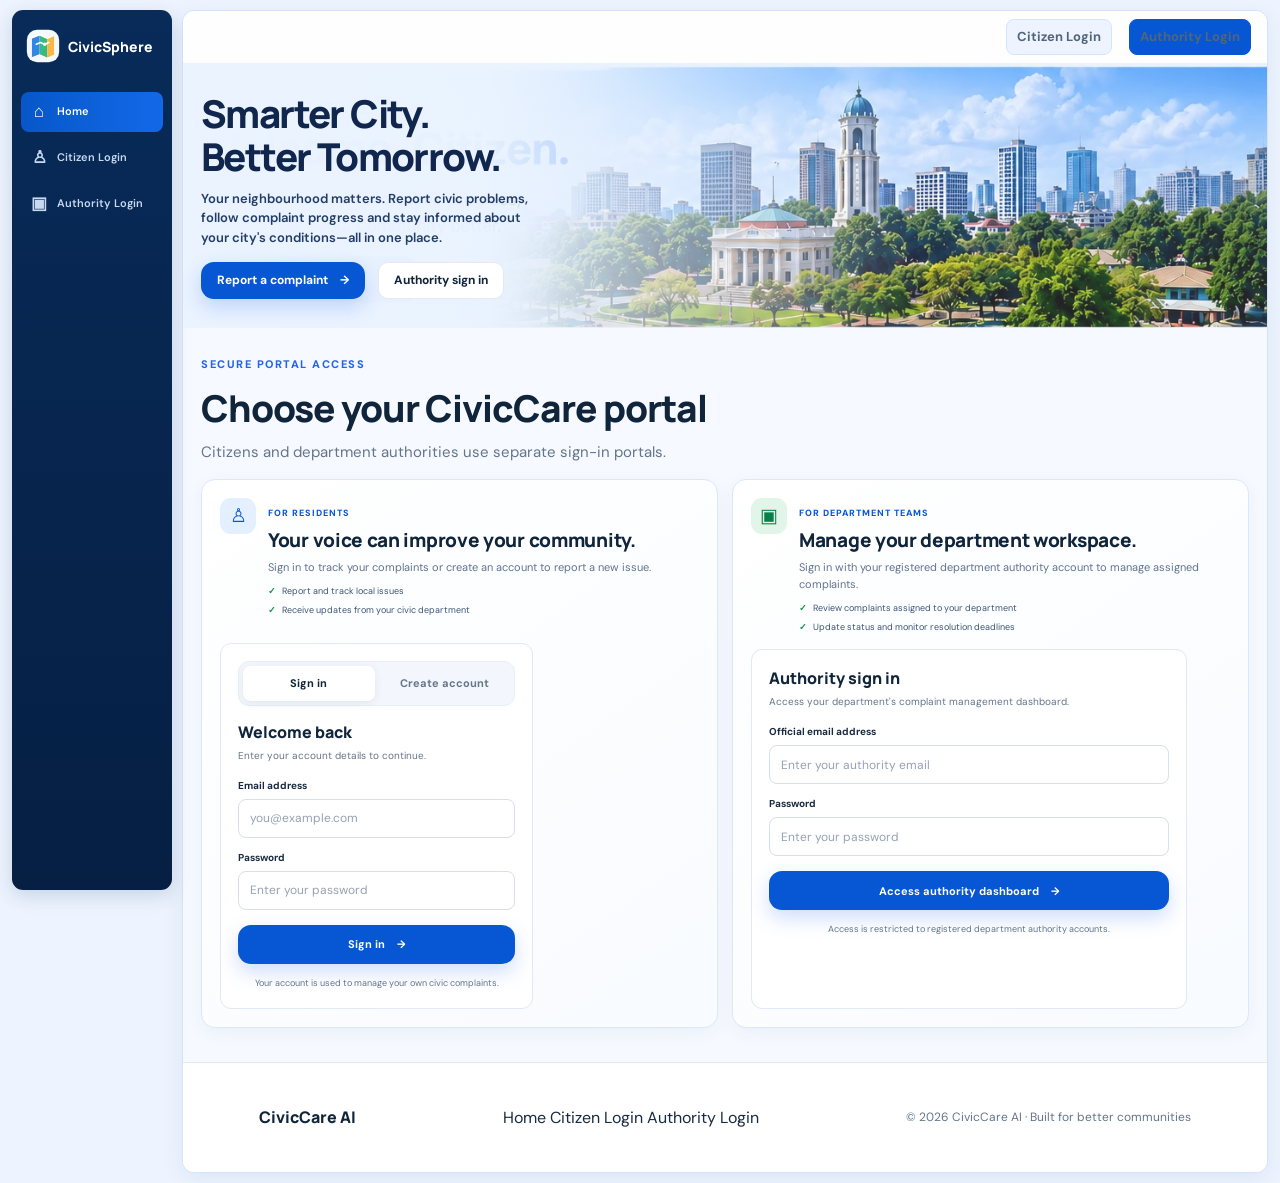
<file: app/frontend/index.html>
<!DOCTYPE html>
<html lang="en">
<head>
    <meta charset="UTF-8">
    <meta name="viewport" content="width=device-width, initial-scale=1.0">
    <meta name="theme-color" content="#102b55">
    <meta name="description"
          content="CivicCare AI helps citizens report civic issues, track complaints and access urban safety information.">
    <title>CivicCare AI | Smarter Cities, Better Tomorrow</title>

    <link rel="preconnect" href="https://fonts.googleapis.com">
    <link rel="preconnect" href="https://fonts.gstatic.com" crossorigin>
    <link href="https://fonts.googleapis.com/css2?family=DM+Sans:wght@400;500;600;700;800&family=Manrope:wght@400;500;600;700;800&display=swap"
          rel="stylesheet">

    <link rel="stylesheet" href="css/style.css">
</head>

<body class="landing-page">

<div class="landing-shell">
<aside class="landing-sidebar" aria-label="CivicCare navigation">
    <a class="landing-sidebar-brand" href="#home">
        <img class="landing-brand-mark" src="assets/civiccare-mark.svg" alt="">
        <span>CivicSphere</span>
    </a>
    <nav class="landing-sidebar-nav">
        <a class="is-active" href="#home"><span aria-hidden="true">⌂</span> Home</a>
        <a href="#citizen-access"><span aria-hidden="true">♙</span> Citizen Login</a>
        <a href="#authority-access"><span aria-hidden="true">▣</span> Authority Login</a>
    </nav>
</aside>
<div class="landing-content">
<header class="topbar">
    <nav class="public-nav" aria-label="Main navigation">
        <a class="landing-login-link citizen-login-link" href="#citizen-access">Citizen Login</a>
        <a class="landing-login-link authority-login-link" href="#authority-access">Authority Login</a>
    </nav>
</header>

<main>

    <!-- PUBLIC HERO -->
    <section class="hero" id="home">
        <div class="hero-content">

            <div class="eyebrow">
                <span class="status-dot"></span>
                SMARTER CIVIC SERVICES
            </div>

            <h1>
                Smarter City.<br>
                <span>Better Tomorrow.</span>
            </h1>

            <p class="hero-description">
                Your neighbourhood matters. Report civic problems,
                follow complaint progress and stay informed about
                your city's conditions—all in one place.
            </p>

            <div class="hero-actions">
                <a class="button button-primary" href="#citizen-access">
                    Report a complaint <span aria-hidden="true">→</span>
                </a>

                <a class="button button-secondary" href="#authority-access">
                    Authority sign in
                </a>
            </div>

            <div class="hero-note">
                <span aria-hidden="true">✓</span>
                A transparent connection between citizens and civic departments.
            </div>
        </div>

        <div class="hero-visual" aria-label="Illustration of a modern city">
            <div class="visual-glow"></div>

            <div class="visual-label">
                <span class="visual-label-icon">✦</span>
                <span>
                    <strong>Civic intelligence</strong>
                    <small>From reporting to resolution</small>
                </span>
            </div>

            <div class="city-art" aria-hidden="true">
                <div class="sun"></div>
                <div class="cloud cloud-one"></div>
                <div class="cloud cloud-two"></div>

                <div class="building building-one">
                    <span></span><span></span><span></span>
                </div>

                <div class="building building-two">
                    <span></span><span></span><span></span><span></span>
                </div>

                <div class="building building-three">
                    <span></span><span></span><span></span>
                </div>

                <div class="building building-four">
                    <span></span><span></span><span></span><span></span>
                </div>

                <div class="building building-five">
                    <span></span><span></span><span></span>
                </div>

                <div class="city-ground"></div>
                <div class="road"></div>
                <div class="road-line"></div>

                <div class="tree tree-one"><span></span></div>
                <div class="tree tree-two"><span></span></div>

                <div class="map-pin pin-one"><span>✓</span></div>
                <div class="map-pin pin-two"><span>+</span></div>
            </div>

            <div class="floating-card floating-card-top">
                <span class="floating-icon icon-blue">⌖</span>
                <span>
                    <strong>Report an issue</strong>
                    <small>Help improve your area</small>
                </span>
            </div>

            <div class="floating-card floating-card-bottom">
                <span class="floating-icon icon-green">✓</span>
                <span>
                    <strong>Track progress</strong>
                    <small>Stay informed at every step</small>
                </span>
                <span class="live-indicator"></span>
            </div>
        </div>
    </section>

    <!-- PORTAL SELECTION -->
    <section class="portal-section" id="portals" aria-labelledby="portals-title">

        <div class="section-heading">
            <div>
                <span class="section-kicker">SECURE PORTAL ACCESS</span>
                <h2 id="portals-title">Choose your CivicCare portal</h2>
                <p>Citizens and department authorities use separate sign-in portals.</p>
            </div>
        </div>

        <div class="portal-login-grid">

        <!-- CITIZEN LOGIN AND REGISTRATION -->
        <section class="auth-section citizen-auth-section" id="citizen-access"
                 aria-labelledby="citizen-auth-title">

            <div class="auth-intro">
                <span class="portal-icon citizen-icon" aria-hidden="true">♙</span>
                <span class="section-kicker">FOR RESIDENTS</span>
                <h2 id="citizen-auth-title">Your voice can improve your community.</h2>
                <p>
                    Sign in to track your complaints or create an
                    account to report a new issue.
                </p>
                <ul class="portal-benefits">
                    <li>Report and track local issues</li>
                    <li>Receive updates from your civic department</li>
                </ul>
            </div>

            <div class="auth-card">

                <div class="auth-tabs" role="tablist"
                     aria-label="Citizen account options">

                    <button type="button"
                            class="auth-tab active"
                            id="login-tab"
                            role="tab"
                            aria-selected="true"
                            aria-controls="login-panel">
                        Sign in
                    </button>

                    <button type="button"
                            class="auth-tab"
                            id="register-tab"
                            role="tab"
                            aria-selected="false"
                            aria-controls="register-panel">
                        Create account
                    </button>

                </div>

                <div id="auth-message"
                     class="auth-message"
                     role="status"
                     aria-live="polite"
                     hidden></div>


                <form id="login-panel" class="auth-form" novalidate>

                    <h3>Welcome back</h3>
                    <p class="form-description">
                        Enter your account details to continue.
                    </p>

                    <label for="login-email">Email address</label>
                    <input id="login-email"
                           name="email"
                           type="email"
                           autocomplete="email"
                           placeholder="you@example.com"
                           required>

                    <label for="login-password">Password</label>
                    <input id="login-password"
                           name="password"
                           type="password"
                           autocomplete="current-password"
                           placeholder="Enter your password"
                           required>

                    <button type="submit"
                            class="button button-primary auth-submit">
                        Sign in <span aria-hidden="true">→</span>
                    </button>

                </form>


                <form id="register-panel"
                      class="auth-form"
                      hidden
                      novalidate>

                    <h3>Create your citizen account</h3>
                    <p class="form-description">
                        Register to submit and track civic complaints.
                    </p>

                    <label for="register-name">Full name</label>
                    <input id="register-name"
                           name="full_name"
                           type="text"
                           autocomplete="name"
                           placeholder="Enter your full name"
                           maxlength="150"
                           required>

                    <label for="register-email">Email address</label>
                    <input id="register-email"
                           name="email"
                           type="email"
                           autocomplete="email"
                           placeholder="you@example.com"
                           required>

                    <label for="register-password">Password</label>
                    <input id="register-password"
                           name="password"
                           type="password"
                           autocomplete="new-password"
                           placeholder="Create a password"
                           minlength="8"
                           required>

                    <button type="submit"
                            class="button button-primary auth-submit">
                        Create account <span aria-hidden="true">→</span>
                    </button>

                </form>

                <form id="verify-email-panel"
                      class="auth-form"
                      hidden
                      novalidate>

                    <h3>Verify your email</h3>
                    <p class="form-description">
                        Enter the six-digit code sent to your email address.
                        The code expires in 10 minutes.
                    </p>

                    <label for="verification-email">Email address</label>
                    <input id="verification-email"
                           name="email"
                           type="email"
                           autocomplete="email"
                           required>

                    <label for="verification-code">Verification code</label>
                    <input id="verification-code"
                           name="code"
                           type="text"
                           inputmode="numeric"
                           autocomplete="one-time-code"
                           pattern="[0-9]{6}"
                           minlength="6"
                           maxlength="6"
                           placeholder="Enter 6-digit code"
                           required>

                    <button type="submit"
                            class="button button-primary auth-submit">
                        Verify email <span aria-hidden="true">→</span>
                    </button>

                    <button id="resend-verification"
                            type="button"
                            class="button button-secondary auth-submit">
                        Send a new code
                    </button>

                </form>

                <p class="auth-security">
                    Your account is used to manage your own civic complaints.
                </p>

            </div>
        </section>


        <!-- AUTHORITY LOGIN -->
        <section class="auth-section authority-auth-section" id="authority-access"
                 aria-labelledby="authority-auth-title">

            <div class="auth-intro">
                <span class="portal-icon authority-icon" aria-hidden="true">▣</span>
                <span class="section-kicker">FOR DEPARTMENT TEAMS</span>
                <h2 id="authority-auth-title">Manage your department workspace.</h2>
                <p>
                    Sign in with your registered department authority
                    account to manage assigned complaints.
                </p>
                <ul class="portal-benefits">
                    <li>Review complaints assigned to your department</li>
                    <li>Update status and monitor resolution deadlines</li>
                </ul>
            </div>

            <div class="auth-card">

                <div class="auth-card-heading">
                    <h3>Authority sign in</h3>

                    <p class="form-description">
                        Access your department's complaint management dashboard.
                    </p>
                </div>

                <div id="authority-auth-message"
                     class="auth-message"
                     role="status"
                     aria-live="polite"
                     hidden></div>

                <form id="authority-login-panel"
                      class="auth-form"
                      novalidate>

                    <label for="authority-login-email">
                        Official email address
                    </label>

                    <input id="authority-login-email"
                           name="email"
                           type="email"
                           autocomplete="username"
                           placeholder="Enter your authority email"
                           required>

                    <label for="authority-login-password">
                        Password
                    </label>

                    <input id="authority-login-password"
                           name="password"
                           type="password"
                           autocomplete="current-password"
                           placeholder="Enter your password"
                           required>

                    <button type="submit"
                            class="button button-primary auth-submit">
                        Access authority dashboard
                        <span aria-hidden="true">→</span>
                    </button>

                </form>

                <p class="auth-security">
                    Access is restricted to registered department authority accounts.
                </p>

            </div>
        </section>

        </div>
    </section>


</main>


<!-- FOOTER -->
<footer class="footer">

    <a class="footer-brand" href="index.html">
        CivicCare AI
    </a>

    <div class="footer-links">
        <a href="#home">Home</a>
        <a href="#citizen-access">Citizen Login</a>
        <a href="#authority-access">Authority Login</a>
    </div>

    <span>
        © <span id="footer-year">2026</span>
        CivicCare AI · Built for better communities
    </span>

</footer>

<script src="js/app.js"></script>

</div>
</div>
</body>
</html>
</file>
<file: app/frontend/css/style.css>
@import url('https://fonts.googleapis.com/css2?family=DM+Sans:wght@400;500;600;700&family=Manrope:wght@400;500;600;700;800&display=swap');

:root {
    --navy: #10243a;
    --navy-light: #18344f;
    --blue: #2463eb;
    --blue-light: #eaf1ff;
    --green: #17845d;
    --green-light: #e4f5ed;
    --text: #182b40;
    --muted: #65758a;
    --surface: #ffffff;
    --background: #f6f8fb;
    --border: #e4eaf1;
    --radius: 20px;
    --shadow: 0 18px 50px rgba(16, 36, 58, 0.08);
}

* {
    box-sizing: border-box;
    margin: 0;
    padding: 0;
}

html {
    scroll-behavior: smooth;
    scroll-padding-top: 90px;
}

body {
    font-family: 'DM Sans', sans-serif;
    color: var(--text);
    background: var(--background);
    line-height: 1.6;
    -webkit-font-smoothing: antialiased;
}

a {
    color: inherit;
    text-decoration: none;
}

.topbar {
    min-height: 82px;
    padding: 0 7%;
    display: flex;
    align-items: center;
    justify-content: space-between;
    background: rgba(255, 255, 255, 0.96);
    border-bottom: 1px solid var(--border);
}

.brand {
    display: flex;
    align-items: center;
    gap: 12px;
}

.brand-icon {
    width: 44px;
    height: 44px;
    display: grid;
    place-items: center;
    color: white;
    background: var(--blue);
    border-radius: 13px;
    font-family: 'Manrope', sans-serif;
    font-size: 25px;
    font-weight: 800;
}

.brand-copy {
    display: flex;
    flex-direction: column;
    line-height: 1.3;
}

.brand-copy strong {
    font-family: 'Manrope', sans-serif;
    font-size: 19px;
    font-weight: 800;
    letter-spacing: -0.7px;
}

.brand-copy strong span {
    color: var(--blue);
}

.brand-copy small {
    margin-top: 3px;
    color: var(--muted);
    font-size: 9px;
    font-weight: 700;
    letter-spacing: 1.4px;
}

.topbar-link {
    color: var(--navy);
    font-size: 14px;
    font-weight: 700;
}

.topbar-link span {
    margin-left: 6px;
    color: var(--blue);
}

.hero {
    min-height: 550px;
    padding: 75px 9% 85px;
    display: grid;
    grid-template-columns: 1.05fr 0.95fr;
    align-items: center;
    gap: 60px;
    overflow: hidden;
    background:
        radial-gradient(ellipse at 82% 35%, #e5edff 0, transparent 42%),
        linear-gradient(120deg, #ffffff 15%, #f4f7ff 100%);
}

.hero-content {
    max-width: 570px;
}

.eyebrow {
    display: inline-flex;
    align-items: center;
    gap: 9px;
    padding: 8px 13px;
    color: #2354bd;
    background: #eaf1ff;
    border: 1px solid #d9e5ff;
    border-radius: 30px;
    font-size: 11px;
    font-weight: 800;
    letter-spacing: 1.1px;
}

.status-dot,
.live-indicator {
    width: 8px;
    height: 8px;
    background: #19a66e;
    border-radius: 50%;
}

.hero h1 {
    margin-top: 25px;
    color: var(--navy);
    font-family: 'Manrope', sans-serif;
    font-size: clamp(38px, 4.4vw, 61px);
    font-weight: 800;
    line-height: 1.12;
    letter-spacing: -2.6px;
}

.hero h1 span {
    color: var(--blue);
}

.hero-description {
    max-width: 520px;
    margin-top: 23px;
    color: var(--muted);
    font-size: 16px;
    line-height: 1.9;
}

.hero-actions {
    display: flex;
    flex-wrap: wrap;
    gap: 13px;
    margin-top: 31px;
}

.button {
    min-height: 49px;
    padding: 0 21px;
    display: inline-flex;
    align-items: center;
    justify-content: center;
    gap: 12px;
    border: 1px solid transparent;
    border-radius: 10px;
    font-size: 14px;
    font-weight: 700;
    transition: transform 0.2s ease, box-shadow 0.2s ease;
}

.button:hover,
.portal-link:hover {
    transform: translateY(-2px);
}

.button-primary {
    color: white;
    background: var(--blue);
    box-shadow: 0 8px 20px rgba(36, 99, 235, 0.22);
}

.button-primary:hover {
    box-shadow: 0 12px 25px rgba(36, 99, 235, 0.3);
}

.button-secondary {
    color: var(--navy);
    background: white;
    border-color: var(--border);
}

.hero-note {
    margin-top: 24px;
    color: var(--muted);
    font-size: 12px;
}

.hero-note span {
    margin-right: 6px;
    color: var(--green);
    font-weight: 800;
}

.hero-visual {
    min-height: 390px;
    position: relative;
    display: flex;
    align-items: center;
    justify-content: center;
}

.visual-glow {
    position: absolute;
    width: 320px;
    height: 320px;
    background: #dce7ff;
    border-radius: 50%;
    filter: blur(2px);
}

.visual-label {
    position: absolute;
    top: 0;
    left: 4%;
    z-index: 3;
    padding: 13px 16px;
    display: flex;
    align-items: center;
    gap: 11px;
    background: white;
    border: 1px solid var(--border);
    border-radius: 13px;
    box-shadow: var(--shadow);
}

.visual-label-icon {
    width: 36px;
    height: 36px;
    display: grid;
    place-items: center;
    color: var(--blue);
    background: var(--blue-light);
    border-radius: 10px;
    font-size: 22px;
}

.visual-label strong,
.floating-card strong {
    display: block;
    color: var(--navy);
    font-size: 12px;
}

.visual-label small,
.floating-card small {
    display: block;
    margin-top: 2px;
    color: var(--muted);
    font-size: 10px;
}

.city-art {
    position: relative;
    width: 100%;
    max-width: 460px;
    height: 320px;
    overflow: hidden;
    border: 1px solid #dce5fa;
    border-radius: 45% 45% 24px 24px;
    background: linear-gradient(180deg, #dbe8ff 0%, #f5f8ff 78%);
    box-shadow: 0 24px 60px rgba(41, 76, 142, 0.13);
}

.sun {
    position: absolute;
    top: 35px;
    right: 70px;
    width: 55px;
    height: 55px;
    background: #ffda8b;
    border-radius: 50%;
}

.cloud {
    position: absolute;
    width: 58px;
    height: 15px;
    background: rgba(255, 255, 255, 0.9);
    border-radius: 30px;
}

.cloud::before,
.cloud::after {
    position: absolute;
    content: '';
    background: inherit;
    border-radius: 50%;
}

.cloud::before {
    width: 22px;
    height: 22px;
    left: 10px;
    top: -10px;
}

.cloud::after {
    width: 18px;
    height: 18px;
    right: 10px;
    top: -7px;
}

.cloud-one {
    top: 65px;
    left: 45px;
}

.cloud-two {
    top: 105px;
    right: 32px;
    transform: scale(0.75);
}

.building {
    position: absolute;
    bottom: 75px;
    display: flex;
    align-content: start;
    justify-content: center;
    flex-wrap: wrap;
    gap: 10px;
    padding: 14px 8px;
    border-radius: 5px 5px 0 0;
    background: #91a9d2;
}

.building span {
    width: 9px;
    height: 13px;
    background: #e6efff;
    border-radius: 2px;
}

.building-one {
    left: 9%;
    width: 62px;
    height: 115px;
    background: #91a9d2;
}

.building-two {
    left: 24%;
    width: 75px;
    height: 160px;
    background: #6d8dbc;
}

.building-three {
    left: 42%;
    width: 69px;
    height: 128px;
    background: #a4b7d7;
}

.building-four {
    right: 17%;
    width: 78px;
    height: 177px;
    background: #7795c2;
}

.building-five {
    right: 4%;
    width: 50px;
    height: 105px;
    background: #a5b8d6;
}

.city-ground {
    position: absolute;
    bottom: 65px;
    width: 100%;
    height: 16px;
    background: #91c9b0;
}

.road {
    position: absolute;
    bottom: 0;
    width: 100%;
    height: 68px;
    background: #536b88;
}

.road-line {
    position: absolute;
    bottom: 31px;
    left: 0;
    width: 100%;
    border-top: 3px dashed #ffffff;
}

.tree {
    position: absolute;
    z-index: 2;
    bottom: 65px;
    width: 22px;
    height: 36px;
    background: #21835d;
    border-radius: 50% 50% 35% 35%;
}

.tree::after {
    position: absolute;
    content: '';
    bottom: -11px;
    left: 9px;
    width: 5px;
    height: 16px;
    background: #7e634b;
}

.tree-one {
    left: 6%;
}

.tree-two {
    right: 6%;
    transform: scale(1.15);
}

.map-pin {
    position: absolute;
    z-index: 3;
    width: 34px;
    height: 34px;
    display: grid;
    place-items: center;
    color: white;
    background: var(--blue);
    border: 3px solid white;
    border-radius: 50% 50% 50% 4px;
    box-shadow: 0 4px 12px #536f9b;
    transform: rotate(-45deg);
}

.map-pin span {
    transform: rotate(45deg);
    font-weight: 800;
}

.pin-one {
    top: 125px;
    left: 35%;
}

.pin-two {
    top: 165px;
    right: 20%;
    background: #159565;
}

.floating-card {
    position: absolute;
    z-index: 4;
    padding: 13px 15px;
    display: flex;
    align-items: center;
    gap: 11px;
    background: white;
    border: 1px solid var(--border);
    border-radius: 13px;
    box-shadow: var(--shadow);
}

.floating-card-top {
    top: 96px;
    right: -4%;
}

.floating-card-bottom {
    bottom: 4px;
    left: -3%;
}

.floating-icon {
    width: 36px;
    height: 36px;
    display: grid;
    place-items: center;
    border-radius: 10px;
    font-size: 20px;
    font-weight: 800;
}

.icon-blue {
    color: var(--blue);
    background: var(--blue-light);
}

.icon-green {
    color: var(--green);
    background: var(--green-light);
}

.live-indicator {
    margin-left: 7px;
    flex-shrink: 0;
}

.portal-section,
.process-section {
    max-width: 1180px;
    margin: 0 auto;
    padding: 85px 35px;
}

.section-heading {
    margin-bottom: 30px;
    display: flex;
    align-items: end;
    justify-content: space-between;
    gap: 20px;
}

.section-kicker {
    color: var(--blue);
    font-size: 11px;
    font-weight: 800;
    letter-spacing: 1.5px;
}

.section-heading h2,
.closing-banner h2 {
    margin-top: 9px;
    color: var(--navy);
    font-family: 'Manrope', sans-serif;
    font-size: clamp(28px, 3vw, 37px);
    font-weight: 800;
    line-height: 1.25;
    letter-spacing: -1px;
}

.section-heading p {
    margin-top: 9px;
    color: var(--muted);
    font-size: 15px;
}

.section-number {
    padding-bottom: 6px;
    color: #8491a3;
    font-size: 12px;
    font-weight: 700;
    letter-spacing: 1px;
}

.portal-grid {
    display: grid;
    grid-template-columns: repeat(2, minmax(0, 1fr));
    gap: 24px;
}

.portal-card {
    min-height: 300px;
    padding: 29px;
    background: white;
    border: 1px solid var(--border);
    border-radius: var(--radius);
    box-shadow: 0 10px 35px rgba(16, 36, 58, 0.035);
    transition: transform 0.2s ease, box-shadow 0.2s ease;
}

.portal-card:hover {
    transform: translateY(-4px);
    box-shadow: var(--shadow);
}

.portal-icon {
    width: 51px;
    height: 51px;
    display: grid;
    place-items: center;
    border-radius: 14px;
    font-size: 26px;
}

.citizen-icon {
    color: var(--blue);
    background: var(--blue-light);
}

.authority-icon {
    color: var(--green);
    background: var(--green-light);
}

.portal-tag {
    display: block;
    margin-top: 20px;
    color: var(--muted);
    font-size: 10px;
    font-weight: 800;
    letter-spacing: 1.2px;
}

.portal-card h3 {
    margin-top: 5px;
    color: var(--navy);
    font-family: 'Manrope', sans-serif;
    font-size: 23px;
    font-weight: 800;
}

.portal-card p {
    max-width: 420px;
    margin-top: 9px;
    color: var(--muted);
    font-size: 14px;
    line-height: 1.8;
}

.portal-link {
    display: inline-flex;
    align-items: center;
    gap: 10px;
    margin-top: 22px;
    color: var(--blue);
    font-size: 13px;
    font-weight: 800;
    transition: transform 0.2s ease;
}

.authority-card .portal-link {
    color: var(--green);
}

.access-placeholder {
    margin-top: 15px;
    padding: 19px 22px;
    scroll-margin-top: 100px;
    background: white;
    border: 1px dashed #c9d5e4;
    border-radius: 12px;
}

.access-placeholder strong {
    color: var(--navy);
    font-size: 14px;
}

.access-placeholder p {
    margin-top: 4px;
    color: var(--muted);
    font-size: 13px;
}

.process-section {
    padding-top: 25px;
}

.process-grid {
    display: grid;
    grid-template-columns: repeat(3, minmax(0, 1fr));
    gap: 22px;
}

.process-item {
    padding: 25px;
    background: white;
    border: 1px solid var(--border);
    border-radius: 15px;
}

.process-number {
    color: var(--blue);
    font-family: 'Manrope', sans-serif;
    font-size: 30px;
    font-weight: 800;
    letter-spacing: -1px;
}

.process-item h3 {
    margin-top: 13px;
    color: var(--navy);
    font-size: 19px;
}

.process-item p {
    margin-top: 8px;
    color: var(--muted);
    font-size: 14px;
    line-height: 1.8;
}

.closing-banner {
    margin: 0 7% 65px;
    padding: 44px 48px;
    display: flex;
    align-items: center;
    justify-content: space-between;
    gap: 25px;
    color: white;
    background:
        radial-gradient(ellipse at 85% 15%, #294b74 0%, transparent 45%),
        var(--navy);
    border-radius: 22px;
}

.closing-banner .section-kicker {
    color: #9fc1ff;
}

.closing-banner h2 {
    color: white;
    font-size: clamp(25px, 3vw, 34px);
}

.button-light {
    flex-shrink: 0;
    color: var(--navy);
    background: white;
}

.footer {
    min-height: 110px;
    padding: 25px 7%;
    display: flex;
    align-items: center;
    justify-content: space-between;
    flex-wrap: wrap;
    gap: 12px 25px;
    background: white;
    border-top: 1px solid var(--border);
}

.footer-brand {
    color: var(--navy);
    font-family: 'Manrope', sans-serif;
    font-weight: 800;
}

.footer p,
.footer > span {
    color: var(--muted);
    font-size: 12px;
}
/* SLA and emergency indicators */
.authority-due-date {
    min-width: 155px;
}

.sla-badge {
    display: inline-block;
    padding: 5px 10px;
    margin: 3px 0;
    border-radius: 6px;
    font-size: 12px;
    font-weight: 700;
}

.sla-overdue {
    background: #fee2e2;
    color: #991b1b;
}

.sla-emergency {
    background: #ffedd5;
    color: #9a3412;
}

.sla-muted {
    color: #64748b;
    font-size: 12px;
}
@media (max-width: 1050px) {
    .hero {
        padding-right: 6%;
        padding-left: 6%;
        gap: 35px;
    }

    .floating-card-top {
        right: -1%;
    }

    .floating-card-bottom {
        left: -1%;
    }
}

@media (max-width: 800px) {
    .hero {
        grid-template-columns: 1fr;
        padding: 60px 7% 70px;
    }

    .hero-content {
        max-width: 650px;
    }

    .hero-visual {
        width: 100%;
        max-width: 550px;
        margin: 10px auto 0;
    }

    .portal-section,
    .process-section {
        padding: 65px 6%;
    }

    .closing-banner {
        margin-right: 6%;
        margin-left: 6%;
        padding: 35px;
    }
}

@media (max-width: 560px) {
    .topbar {
        min-height: 72px;
        padding: 0 5%;
    }

    .brand-icon {
        width: 39px;
        height: 39px;
    }

    .brand-copy strong {
        font-size: 17px;
    }

    .brand-copy small {
        font-size: 8px;
        letter-spacing: 0.9px;
    }

    .topbar-link {
        font-size: 12px;
    }

    .hero {
        padding: 48px 6% 55px;
    }

    .hero h1 {
        font-size: clamp(37px, 10vw, 49px);
        letter-spacing: -1.7px;
    }

    .hero-description {
        font-size: 14px;
    }

    .hero-visual {
        min-height: 320px;
    }

    .city-art {
        height: 270px;
    }

    .visual-glow {
        width: 250px;
        height: 250px;
    }

    .visual-label {
        left: 0;
        top: -3px;
        padding: 9px 11px;
    }

    .visual-label-icon {
        width: 30px;
        height: 30px;
    }

    .floating-card {
        padding: 10px;
        gap: 8px;
    }

    .floating-card-top {
        top: 76px;
        right: -3px;
    }

    .floating-card-bottom {
        bottom: -2px;
        left: -3px;
    }

    .floating-icon {
        width: 31px;
        height: 31px;
        font-size: 17px;
    }

    .floating-card strong {
        font-size: 10px;
    }

    .floating-card small {
        font-size: 9px;
    }

    .building {
        bottom: 67px;
        gap: 7px;
        padding: 12px 6px;
    }

    .building-one {
        height: 90px;
    }

    .building-two {
        height: 130px;
    }

    .building-three {
        height: 105px;
    }

    .building-four {
        height: 145px;
    }

    .building-five {
        height: 85px;
    }

    .city-ground {
        bottom: 57px;
    }

    .road {
        height: 60px;
    }

    .road-line {
        bottom: 27px;
    }

    .tree {
        bottom: 57px;
    }

    .portal-grid,
    .process-grid {
        grid-template-columns: 1fr;
    }

    .portal-card {
        min-height: auto;
        padding: 24px;
    }

    .section-heading {
        align-items: start;
    }

    .section-number {
        font-size: 10px;
        white-space: nowrap;
    }

    .closing-banner {
        margin-bottom: 40px;
        padding: 30px 23px;
        align-items: flex-start;
        flex-direction: column;
    }

    .footer {
        align-items: flex-start;
        flex-direction: column;
        gap: 8px;
    }
}

@media (prefers-reduced-motion: reduce) {
    *,
    *::before,
    *::after {
        scroll-behavior: auto !important;
        transition-duration: 0.01ms !important;
    }
}


/* Citizen authentication */

.auth-section {
    max-width: 1180px;
    margin: 0 auto;
    padding: 65px 35px 90px;
    display: grid;
    grid-template-columns: 0.9fr 1.1fr;
    align-items: start;
    gap: 55px;
    scroll-margin-top: 90px;
}

.auth-intro h2 {
    margin-top: 12px;
    color: var(--navy);
    font-family: 'Manrope', sans-serif;
    font-size: clamp(28px, 3vw, 40px);
    line-height: 1.25;
    letter-spacing: -1px;
}

.auth-intro > p {
    margin-top: 15px;
    color: var(--muted);
    font-size: 15px;
    line-height: 1.9;
}

.auth-card {
    padding: 28px;
    background: white;
    border: 1px solid var(--border);
    border-radius: var(--radius);
    box-shadow: var(--shadow);
}

.auth-tabs {
    display: grid;
    grid-template-columns: 1fr 1fr;
    gap: 7px;
    padding: 5px;
    background: var(--background);
    border-radius: 11px;
}

.auth-tab {
    min-height: 43px;
    padding: 8px;
    color: var(--muted);
    background: transparent;
    border: 0;
    border-radius: 8px;
    font: inherit;
    font-size: 14px;
    font-weight: 700;
    cursor: pointer;
}

.auth-tab.active {
    color: var(--navy);
    background: white;
    box-shadow: 0 2px 8px rgba(16, 36, 58, 0.08);
}

.auth-form {
    margin-top: 25px;
}

.auth-form h3 {
    color: var(--navy);
    font-family: 'Manrope', sans-serif;
    font-size: 22px;
    line-height: 1.4;
}

.form-description {
    margin-top: 5px;
    margin-bottom: 23px;
    color: var(--muted);
    font-size: 13px;
    line-height: 1.7;
}

.auth-form label {
    display: block;
    margin: 17px 0 7px;
    color: var(--text);
    font-size: 13px;
    font-weight: 700;
}

.auth-form input {
    width: 100%;
    min-height: 49px;
    padding: 12px 14px;
    color: var(--text);
    background: white;
    border: 1px solid #d6dfeb;
    border-radius: 9px;
    font-family: inherit;
    font-size: 16px;
}

.auth-form input::placeholder {
    color: #96a2b1;
}

.auth-form input:focus {
    outline: 3px solid #dce7ff;
    border-color: var(--blue);
}

.auth-submit {
    width: 100%;
    margin-top: 24px;
    cursor: pointer;
    font-family: inherit;
}

.auth-submit:disabled {
    cursor: wait;
    opacity: 0.65;
}

.auth-security {
    margin-top: 21px;
    color: var(--muted);
    font-size: 12px;
    line-height: 1.7;
    text-align: center;
}

.auth-message {
    margin-top: 18px;
    padding: 12px 14px;
    color: var(--navy);
    background: var(--blue-light);
    border: 1px solid #d6e3ff;
    border-radius: 9px;
    font-size: 13px;
    line-height: 1.7;
    overflow-wrap: anywhere;
}

.auth-message.error {
    color: #a12424;
    background: #fff0f0;
    border-color: #f2cccc;
}

.auth-message.success {
    color: #116b49;
    background: #e8f7ef;
    border-color: #c5ead6;
}

@media (max-width: 800px) {
    .auth-section {
        grid-template-columns: 1fr;
        gap: 25px;
        padding: 55px 6%;
    }

    .auth-intro {
        max-width: 600px;
    }
}

@media (max-width: 480px) {
    .auth-card {
        padding: 20px;
    }

    .auth-section {
        padding-right: 5%;
        padding-left: 5%;
    }
}


/* ==========================================
   CIVICCARE AI — CITIZEN DASHBOARD
   ========================================== */

.dashboard-page {
    min-height: 100vh;
    background: #f4f7fb;
    color: #243449;
    font-family: "DM Sans", sans-serif;
}

.dashboard-page * {
    box-sizing: border-box;
}

.dashboard-header {
    position: sticky;
    top: 0;
    z-index: 50;
    min-height: 82px;
    padding: 14px clamp(20px, 5vw, 70px);
    display: flex;
    justify-content: space-between;
    align-items: center;
    gap: 20px;
    background: #ffffff;
    border-bottom: 1px solid #e3eaf2;
    box-shadow: 0 3px 14px rgba(16, 36, 58, 0.04);
}

.dashboard-header .brand {
    display: inline-flex;
    align-items: center;
    gap: 12px;
    text-decoration: none;
}

.dashboard-header .brand-mark {
    width: 44px;
    height: 44px;
    display: grid;
    place-items: center;
    border-radius: 13px;
    background: #174ea6;
    color: white;
    font-family: "Manrope", sans-serif;
    font-size: 25px;
    font-weight: 800;
}

.dashboard-header .brand-copy {
    display: flex;
    flex-direction: column;
    gap: 3px;
}

.dashboard-header .brand-copy strong {
    color: #10243a;
    font-family: "Manrope", sans-serif;
    font-size: 20px;
    font-weight: 800;
}

.dashboard-header .brand-copy strong span {
    color: #2864c5;
}

.dashboard-header .brand-copy small {
    color: #718096;
    font-size: 9px;
    font-weight: 700;
    letter-spacing: 1.3px;
}

.dashboard-header-actions {
    display: flex;
    align-items: center;
    gap: 22px;
}

.citizen-indicator {
    display: inline-flex;
    align-items: center;
    gap: 8px;
    color: #526277;
    font-size: 13px;
    font-weight: 600;
}

.status-dot {
    width: 9px;
    height: 9px;
    border-radius: 50%;
    background: #1b9b68;
    box-shadow: 0 0 0 4px #e3f7ed;
}

.dashboard-page .button {
    min-height: 44px;
    padding: 11px 18px;
    display: inline-flex;
    justify-content: center;
    align-items: center;
    gap: 9px;
    border-radius: 9px;
    font-family: "DM Sans", sans-serif;
    font-size: 14px;
    font-weight: 700;
    text-decoration: none;
    transition: background 0.2s ease, border-color 0.2s ease, transform 0.2s ease;
    cursor: pointer;
}

.dashboard-page .button-primary {
    color: white;
    background: #174ea6;
    border: 1px solid #174ea6;
}

.dashboard-page .button-primary:hover {
    background: #123e87;
    border-color: #123e87;
    transform: translateY(-1px);
}

.dashboard-page .button-outline {
    color: #24476e;
    background: white;
    border: 1px solid #d6e0ec;
}

.dashboard-page .button-outline:hover {
    background: #f0f5fc;
    border-color: #9bb7df;
}

.dashboard-page .button:disabled {
    opacity: 0.65;
    cursor: wait;
    transform: none;
}

.dashboard-main {
    width: min(1440px, 100%);
    margin: 0 auto;
    padding: 42px clamp(20px, 5vw, 70px) 65px;
}

.dashboard-welcome {
    display: flex;
    justify-content: space-between;
    align-items: center;
    gap: 25px;
    margin-bottom: 34px;
}

.dashboard-welcome h1 {
    margin-top: 10px;
    color: #10243a;
    font-family: "Manrope", sans-serif;
    font-size: clamp(27px, 3.2vw, 38px);
    font-weight: 800;
    letter-spacing: -1.2px;
    line-height: 1.3;
}

.dashboard-welcome h1 span {
    color: #205bb4;
}

.dashboard-welcome p {
    max-width: 670px;
    margin-top: 10px;
    color: #64748b;
    font-size: 15px;
    line-height: 1.8;
}

.dashboard-page .section-kicker {
    color: #2864c5;
    font-size: 11px;
    font-weight: 800;
    letter-spacing: 1.7px;
}

.dashboard-stats {
    display: grid;
    grid-template-columns: repeat(4, minmax(0, 1fr));
    gap: 19px;
    margin-bottom: 29px;
}

.stat-card {
    min-height: 150px;
    padding: 23px;
    display: flex;
    flex-direction: column;
    align-items: flex-start;
    background: #ffffff;
    border: 1px solid #e1e8f1;
    border-radius: 15px;
    box-shadow: 0 5px 18px rgba(16, 36, 58, 0.035);
}

.stat-label {
    color: #64748b;
    font-size: 13px;
    font-weight: 600;
}

.stat-card strong {
    margin-top: 12px;
    color: #10243a;
    font-family: "Manrope", sans-serif;
    font-size: 34px;
    font-weight: 800;
    line-height: 1.2;
}

.stat-caption {
    margin-top: 7px;
    color: #8a98aa;
    font-size: 12px;
}

.dashboard-panel {
    margin-top: 27px;
    padding: clamp(20px, 3vw, 32px);
    background: #ffffff;
    border: 1px solid #e1e8f1;
    border-radius: 16px;
    box-shadow: 0 5px 18px rgba(16, 36, 58, 0.035);
    scroll-margin-top: 105px;
}

.panel-heading {
    display: flex;
    justify-content: space-between;
    align-items: center;
    gap: 20px;
    margin-bottom: 25px;
}

.panel-heading h2 {
    margin-top: 7px;
    color: #10243a;
    font-family: "Manrope", sans-serif;
    font-size: clamp(21px, 2vw, 26px);
    font-weight: 800;
    letter-spacing: -0.5px;
}

.panel-heading p {
    margin-top: 7px;
    color: #64748b;
    font-size: 14px;
    line-height: 1.8;
}

.complaint-form .form-grid {
    display: grid;
    grid-template-columns: repeat(2, minmax(0, 1fr));
    gap: 21px;
}

.complaint-form .form-field {
    min-width: 0;
}

.complaint-form .form-field-full {
    grid-column: 1 / -1;
}

.complaint-form label {
    display: block;
    margin-bottom: 9px;
    color: #263b53;
    font-size: 13px;
    font-weight: 700;
}

.complaint-form input,
.complaint-form select,
.complaint-form textarea {
    width: 100%;
    min-height: 49px;
    padding: 13px 14px;
    color: #243449;
    background: #ffffff;
    border: 1px solid #d5dfeb;
    border-radius: 9px;
    font-family: "DM Sans", sans-serif;
    font-size: 15px;
}

.complaint-form textarea {
    min-height: 135px;
    resize: vertical;
    line-height: 1.7;
}

.complaint-form input::placeholder,
.complaint-form textarea::placeholder {
    color: #97a4b5;
}

.complaint-form input:focus,
.complaint-form select:focus,
.complaint-form textarea:focus {
    outline: 3px solid #e0eaff;
    border-color: #2864c5;
}

.complaint-form > button {
    margin-top: 23px;
}

.complaints-heading {
    margin-bottom: 22px;
}

.complaints-table-wrap {
    width: 100%;
    overflow-x: auto;
    border: 1px solid #e5ebf3;
    border-radius: 11px;
}

.complaints-table {
    width: 100%;
    min-width: 830px;
    border-collapse: collapse;
    text-align: left;
}

.complaints-table thead {
    background: #f5f8fc;
}

.complaints-table th {
    padding: 15px 16px;
    color: #526277;
    border-bottom: 1px solid #e2e9f2;
    font-size: 11px;
    font-weight: 800;
    letter-spacing: 0.5px;
    text-transform: uppercase;
    white-space: nowrap;
}

.complaints-table td {
    padding: 17px 16px;
    color: #40536a;
    border-bottom: 1px solid #edf1f6;
    font-size: 13px;
    line-height: 1.7;
    vertical-align: middle;
}

.complaints-table tbody tr:last-child td {
    border-bottom: 0;
}

.complaints-table tbody tr:hover {
    background: #fafcff;
}

.table-empty {
    padding: 32px !important;
    color: #718096 !important;
    text-align: center;
}

.complaint-title-cell {
    max-width: 250px;
    color: #172f4a !important;
    font-weight: 700;
    overflow-wrap: anywhere;
}

.complaint-status {
    display: inline-flex;
    align-items: center;
    justify-content: center;
    padding: 6px 10px;
    border-radius: 30px;
    font-size: 11px;
    font-weight: 800;
    white-space: nowrap;
}

.status-submitted {
    color: #8b5a08;
    background: #fff3d6;
}

.status-in-progress {
    color: #174ea6;
    background: #e6efff;
}

.status-resolved {
    color: #116b49;
    background: #e0f6eb;
}

.status-rejected {
    color: #a12424;
    background: #ffebeb;
}

.status-default {
    color: #526277;
    background: #edf1f6;
}

.table-action {
    padding: 7px 10px;
    color: #174ea6;
    background: #edf4ff;
    border: 1px solid #d7e6ff;
    border-radius: 7px;
    font-family: inherit;
    font-size: 12px;
    font-weight: 700;
    cursor: pointer;
}

.table-action:hover {
    background: #dceaff;
}

.history-entry {
    position: relative;
    margin: 0 0 0 8px;
    padding: 4px 0 24px 26px;
    border-left: 2px solid #d9e5f7;
}

.history-entry:last-child {
    border-left-color: transparent;
}

.history-entry::before {
    position: absolute;
    top: 5px;
    left: -7px;
    width: 12px;
    height: 12px;
    content: "";
    background: #2864c5;
    border: 2px solid white;
    border-radius: 50%;
    box-shadow: 0 0 0 2px #d9e5f7;
}

.history-entry strong {
    color: #173452;
    font-size: 14px;
}

.history-entry time {
    display: block;
    margin-top: 5px;
    color: #8492a5;
    font-size: 12px;
}

.history-entry p {
    margin-top: 7px;
    color: #64748b;
    font-size: 13px;
    line-height: 1.7;
}

.dashboard-footer {
    padding: 24px clamp(20px, 5vw, 70px);
    display: flex;
    justify-content: space-between;
    align-items: center;
    gap: 18px;
    color: #718096;
    background: #ffffff;
    border-top: 1px solid #e3eaf2;
    font-size: 12px;
    line-height: 1.7;
}

/* The HTML hidden attribute must remain effective. */
.dashboard-page [hidden] {
    display: none !important;
}

@media (max-width: 1050px) {
    .dashboard-stats {
        grid-template-columns: repeat(2, minmax(0, 1fr));
    }

    .dashboard-main {
        padding-top: 32px;
    }
}

@media (max-width: 700px) {
    .dashboard-header {
        min-height: 72px;
        padding: 12px 18px;
    }

    .dashboard-header .brand-mark {
        width: 39px;
        height: 39px;
    }

    .dashboard-header .brand-copy strong {
        font-size: 17px;
    }

    .dashboard-header .brand-copy small {
        font-size: 8px;
        letter-spacing: 0.8px;
    }

    .dashboard-header-actions {
        gap: 10px;
    }

    .citizen-indicator {
        display: none;
    }

    .dashboard-main {
        padding: 29px 17px 45px;
    }

    .dashboard-welcome {
        align-items: flex-start;
        flex-direction: column;
        gap: 18px;
    }

    .dashboard-welcome > button {
        width: 100%;
    }

    .dashboard-stats {
        gap: 12px;
    }

    .stat-card {
        min-height: 135px;
        padding: 17px;
    }

    .stat-card strong {
        font-size: 30px;
    }

    .dashboard-panel {
        padding: 20px 16px;
    }

    .complaint-form .form-grid {
        grid-template-columns: 1fr;
        gap: 17px;
    }

    .complaint-form .form-field-full {
        grid-column: auto;
    }

    .panel-heading {
        align-items: flex-start;
    }

    .dashboard-footer {
        align-items: flex-start;
        flex-direction: column;
        padding: 22px 18px;
    }
}

@media (max-width: 420px) {
    .dashboard-header .brand-copy small {
        display: none;
    }

    .dashboard-header .brand-copy strong {
        font-size: 15px;
    }

    .logout-button {
        padding: 9px 11px !important;
        font-size: 12px !important;
    }

    .dashboard-stats {
        grid-template-columns: 1fr 1fr;
    }

    .stat-card {
        padding: 14px;
    }

    .stat-label {
        font-size: 12px;
    }

    .stat-card strong {
        font-size: 27px;
    }

    .stat-caption {
        font-size: 11px;
    }

    .complaints-heading {
        align-items: flex-start;
    }
}

.ai-category-result {
    margin-top: 12px;
    padding: 14px 16px;
    border: 1px solid #b8d9f8;
    border-radius: 10px;
    background: #eff6ff;
    color: #173b65;
    font-size: 15px;
    line-height: 1.6;
}

.ai-category-result strong {
    display: block;
    margin-bottom: 4px;
}

.ai-category-result small {
    display: block;
    margin-top: 5px;
    color: #475569;
}


/* AI category prediction and confidence display */
.ai-category-result {
    display: flex;
    flex-direction: column;
    gap: 10px;
    margin-top: 14px;
    padding: 18px;
    border: 1px solid #cbd5e1;
    border-left: 5px solid #64748b;
    border-radius: 12px;
    background: #f8fafc;
    color: #172033;
    font-size: 15px;
    line-height: 1.6;
}

.ai-category-result strong {
    font-size: 17px;
}

.ai-category-result span {
    display: block;
    font-weight: 600;
}

.ai-category-result p {
    margin: 0;
}

.ai-category-result small {
    color: #475569;
    font-size: 13px;
}

.ai-category-result.ai-high {
    border-left-color: #15803d;
    background: #f0fdf4;
}

.ai-category-result.ai-medium {
    border-left-color: #b45309;
    background: #fffbeb;
}

.ai-category-result.ai-low,
.ai-category-result.ai-unavailable {
    border-left-color: #b91c1c;
    background: #fef2f2;
}


.location-actions {
  display: flex;
  flex-wrap: wrap;
  align-items: center;
  gap: 12px;
  margin: 12px 0;
}

#get-my-location {
  border: none;
  border-radius: 8px;
  padding: 11px 16px;
  background: #176b4d;
  color: #ffffff;
  font-weight: 600;
  cursor: pointer;
}

#get-my-location:hover {
  background: #10543c;
}

#location-message {
  color: #526176;
  font-size: 14px;
}

#complaint-map {
  width: min(100%, 1080px);
  height: 420px;
  margin: 18px auto;
  border: 1px solid #d6e2f0;
  border-radius: 18px;
  overflow: hidden;
  background: #eaf1f8;
  box-shadow: 0 12px 30px rgba(28, 62, 105, 0.12);
  z-index: 1;
}

.map-help {
  margin: 8px 0 16px;
  color: #526176;
  font-size: 14px;
}

@media (max-width: 600px) {
  #complaint-map {
    height: 340px;
    border-radius: 14px;
  }
}

/* CivicCare AI — Live Weather Card */
.weather-card {
    width: 100%;
    box-sizing: border-box;
    margin: 24px 0;
    padding: 24px;
    border: 1px solid #dbe5ef;
    border-radius: 20px;
    background: #ffffff;
    color: #172b4d;
    box-shadow: 0 8px 24px rgba(23, 43, 77, 0.08);
}

.weather-header {
    display: flex;
    align-items: center;
    justify-content: space-between;
    gap: 16px;
}

.weather-eyebrow {
    margin: 0 0 6px;
    color: #087f8c;
    font-size: 12px;
    font-weight: 800;
    letter-spacing: 1.5px;
}

.weather-header h2 {
    margin: 0;
    font-size: 24px;
    font-weight: 800;
}

#weather-location {
    margin: 8px 0 0;
    color: #52657e;
    font-size: 14px;
}

.weather-icon {
    font-size: 48px;
}

.weather-message {
    margin: 18px 0;
    color: #52657e;
    font-size: 14px;
}

.weather-details {
    margin-top: 20px;
}

.weather-main {
    display: flex;
    flex-direction: column;
    gap: 6px;
    margin-bottom: 22px;
}

#weather-temperature {
    font-size: clamp(36px, 5vw, 52px);
    font-weight: 800;
    letter-spacing: -1.5px;
}

#weather-condition {
    color: #52657e;
    font-size: 16px;
    font-weight: 600;
}

.weather-metrics {
    display: grid;
    grid-template-columns: repeat(4, minmax(0, 1fr));
    gap: 12px;
}

.weather-metric {
    display: flex;
    flex-direction: column;
    gap: 8px;
    padding: 16px;
    border: 1px solid #e3ebf3;
    border-radius: 14px;
    background: #f6f9fc;
}

.weather-metric span {
    color: #52657e;
    font-size: 13px;
}

.weather-metric strong {
    color: #172b4d;
    font-size: 18px;
    overflow-wrap: anywhere;
}

.weather-controls {
    display: flex;
    flex-wrap: wrap;
    align-items: end;
    gap: 12px;
    margin-top: 22px;
}

.weather-location-tools {
    margin-top: 16px;
}

.weather-location-tools summary {
    width: fit-content;
    color: #075985;
    font-size: 13px;
    font-weight: 700;
    cursor: pointer;
}

.weather-location-tools[open] summary {
    margin-bottom: 10px;
}

.weather-location-tools .weather-controls {
    margin-top: 0;
}

.weather-controls button {
    min-height: 42px;
    padding: 10px 16px;
    border: 0;
    border-radius: 10px;
    background: #075985;
    color: #ffffff;
    font-size: 14px;
    font-weight: 700;
    cursor: pointer;
}

.weather-controls button:hover {
    background: #0c4a6e;
}

#weather-city-form {
    display: flex;
    flex-wrap: wrap;
    align-items: end;
    gap: 8px;
    flex: 1 1 280px;
}

#weather-city-form label {
    flex-basis: 100%;
    color: #334155;
    font-size: 13px;
    font-weight: 700;
}

#weather-city {
    flex: 1 1 150px;
    min-width: 0;
    min-height: 40px;
    box-sizing: border-box;
    padding: 9px 12px;
    border: 1px solid #cbd5e1;
    border-radius: 9px;
    background: #ffffff;
    color: #172b4d;
    font-size: 14px;
}

.weather-note {
    margin: 18px 0 0;
    color: #52657e;
    font-size: 12px;
    line-height: 1.6;
}

@media (max-width: 650px) {
    .weather-card {
        padding: 18px;
    }

    .weather-metrics {
        grid-template-columns: repeat(2, minmax(0, 1fr));
    }

    .weather-controls {
        align-items: stretch;
    }

    .weather-controls > button {
        flex: 1 1 100%;
    }

    #weather-city-form {
        flex-basis: 100%;
    }
}

/* CivicCare AI — Weather Risk Intelligence */
.risk-dashboard {
    margin: 24px 0;
    padding: 26px;
    border: 1px solid #dbe4ef;
    border-radius: 16px;
    background: #ffffff;
    color: #172b4d;
    box-shadow: 0 5px 18px rgba(16, 42, 67, 0.06);
}

.risk-panel-heading {
    display: flex;
    align-items: center;
    justify-content: space-between;
    flex-wrap: wrap;
    gap: 20px;
}

.risk-eyebrow {
    margin: 0 0 6px;
    color: #1769aa;
    font-size: 12px;
    font-weight: 800;
    letter-spacing: 1.2px;
}

.risk-panel-heading h2 {
    margin: 0 0 8px;
    font-size: clamp(22px, 3vw, 29px);
}

#risk-location {
    color: #52647a;
}

.risk-overall-wrap {
    display: grid;
    gap: 8px;
    color: #52647a;
    font-weight: 600;
}

#risk-overall {
    display: inline-block;
    padding: 10px 16px;
    border-radius: 9px;
    background: #e2e8f0;
    color: #334155;
    font-size: 18px;
}

#risk-overall[data-risk="low"],
.risk-indicator[data-risk="low"] .risk-badge {
    background: #dcfce7;
    color: #166534;
}

#risk-overall[data-risk="moderate"],
.risk-indicator[data-risk="moderate"] .risk-badge {
    background: #fef3c7;
    color: #92400e;
}

#risk-overall[data-risk="high"],
.risk-indicator[data-risk="high"] .risk-badge {
    background: #ffedd5;
    color: #9a3412;
}

#risk-overall[data-risk="severe"],
.risk-indicator[data-risk="severe"] .risk-badge {
    background: #fee2e2;
    color: #991b1b;
}

.risk-indicators {
    display: grid;
    grid-template-columns: repeat(3, minmax(0, 1fr));
    gap: 16px;
    margin: 22px 0;
}

.risk-indicator {
    padding: 18px;
    border: 1px solid #e2e8f0;
    border-radius: 12px;
    background: #f8fafc;
}

.risk-indicator h4 {
    margin: 0 0 12px;
    font-size: 17px;
}

.risk-indicator strong {
    display: block;
    margin: 12px 0;
    font-size: 22px;
}

.risk-badge {
    display: inline-block;
    padding: 5px 10px;
    border-radius: 20px;
    background: #e2e8f0;
    color: #334155;
    font-size: 12px;
    font-weight: 800;
}

.risk-indicator p {
    color: #52647a;
    line-height: 1.6;
}

.risk-disclaimer {
    grid-column: 1 / -1;
    font-size: 13px;
    line-height: 1.6;
}

#risk-refresh {
    padding: 12px 16px;
    border: 0;
    border-radius: 8px;
    background: #1769aa;
    color: #ffffff;
    font-weight: 700;
    cursor: pointer;
}

#risk-refresh:disabled {
    opacity: 0.6;
    cursor: wait;
}

@media (max-width: 700px) {
    .risk-dashboard {
        padding: 18px;
    }

    .risk-indicators {
        grid-template-columns: 1fr;
    }
}
/* =========================================================
   CIVICCARE AI - SHARED NOTIFICATION COMPONENT
   ========================================================= */

.notification-bell {
    position: relative;
    display: inline-flex;
    align-items: center;
    justify-content: center;
    width: 44px;
    height: 44px;
    border: 1px solid #d8e1ec;
    border-radius: 12px;
    background: #ffffff;
    color: #183b60;
    font-size: 21px;
    cursor: pointer;
    flex-shrink: 0;
}

.notification-bell:hover {
    background: #eff6ff;
    border-color: #93b4d8;
}

.notification-count {
    position: absolute;
    top: -7px;
    right: -7px;
    min-width: 20px;
    height: 20px;
    padding: 0 5px;
    display: flex;
    align-items: center;
    justify-content: center;
    border: 2px solid #ffffff;
    border-radius: 20px;
    background: #dc2626;
    color: #ffffff;
    font-size: 10px;
    font-weight: 800;
}

.notification-count[hidden] {
    display: none;
}

.notification-panel {
    position: fixed;
    z-index: 9999;
    top: 78px;
    right: 22px;
    width: min(420px, calc(100vw - 28px));
    max-height: min(620px, calc(100vh - 100px));
    display: flex;
    flex-direction: column;
    overflow: hidden;
    border: 1px solid #dbe4ee;
    border-radius: 16px;
    background: #ffffff;
    box-shadow: 0 18px 55px rgba(15, 23, 42, 0.20);
}

.notification-panel[hidden] {
    display: none;
}

.notification-panel-header {
    display: flex;
    align-items: center;
    justify-content: space-between;
    padding: 19px 20px;
    border-bottom: 1px solid #e5eaf0;
}

.notification-panel-header h2 {
    margin: 0;
    color: #17324f;
    font-size: 19px;
}

.notification-panel-header p {
    margin: 5px 0 0;
    color: #64748b;
    font-size: 13px;
}

.notification-close {
    width: 34px;
    height: 34px;
    border: 0;
    border-radius: 8px;
    background: #f1f5f9;
    color: #334155;
    font-size: 24px;
    cursor: pointer;
}

.notification-toolbar {
    display: flex;
    align-items: center;
    justify-content: space-between;
    gap: 10px;
    padding: 12px 20px;
    background: #f8fafc;
    color: #475569;
    font-size: 13px;
    font-weight: 700;
}

.notification-toolbar button,
.notification-panel-footer button {
    border: 0;
    background: transparent;
    color: #1769aa;
    font-weight: 700;
    cursor: pointer;
}

.notification-list {
    overflow-y: auto;
    padding: 8px 16px;
}

.notification-item {
    padding: 15px 4px;
    border-bottom: 1px solid #edf1f5;
}

.notification-item:last-child {
    border-bottom: 0;
}

.notification-unread {
    border-left: 3px solid #2563eb;
    padding-left: 12px;
    background: #f8fbff;
}

.notification-content h3 {
    margin: 0 0 6px;
    color: #1e293b;
    font-size: 14px;
    font-weight: 800;
}

.notification-content p {
    margin: 0 0 8px;
    color: #475569;
    font-size: 13px;
    line-height: 1.6;
    overflow-wrap: anywhere;
}

.notification-content time {
    color: #94a3b8;
    font-size: 11px;
}

.notification-mark-read {
    display: block;
    margin-top: 9px;
    padding: 6px 10px;
    border: 1px solid #bfdbfe;
    border-radius: 7px;
    background: #eff6ff;
    color: #1d4ed8;
    font-size: 12px;
    font-weight: 700;
    cursor: pointer;
}

.notification-mark-read:disabled {
    opacity: 0.5;
    cursor: wait;
}

.notification-read-label {
    display: inline-block;
    margin-top: 8px;
    color: #15803d;
    font-size: 11px;
    font-weight: 700;
}

.notification-empty,
.notification-loading {
    padding: 30px 15px;
    color: #64748b;
    text-align: center;
    font-size: 14px;
    line-height: 1.6;
}

.notification-panel-footer {
    padding: 12px;
    border-top: 1px solid #e5eaf0;
    text-align: center;
}

.notification-panel-footer button:disabled,
.notification-toolbar button:disabled {
    opacity: 0.5;
    cursor: wait;
}

@media (max-width: 600px) {
    .notification-panel {
        top: 70px;
        right: 10px;
        width: calc(100vw - 20px);
        max-height: calc(100vh - 85px);
    }
}


/* =========================================================
   CIVICCARE AI - SHARED NOTIFICATION COMPONENT
   ========================================================= */

.notification-bell {
    position: relative;
    display: inline-flex;
    align-items: center;
    justify-content: center;
    width: 44px;
    height: 44px;
    border: 1px solid #d8e1ec;
    border-radius: 12px;
    background: #ffffff;
    color: #183b60;
    font-size: 21px;
    cursor: pointer;
    flex-shrink: 0;
}

.notification-bell:hover {
    background: #eff6ff;
    border-color: #93b4d8;
}

.notification-count {
    position: absolute;
    top: -7px;
    right: -7px;
    min-width: 20px;
    height: 20px;
    padding: 0 5px;
    display: flex;
    align-items: center;
    justify-content: center;
    border: 2px solid #ffffff;
    border-radius: 20px;
    background: #dc2626;
    color: #ffffff;
    font-size: 10px;
    font-weight: 800;
}

.notification-count[hidden] {
    display: none;
}

.notification-panel {
    position: fixed;
    z-index: 9999;
    top: 78px;
    right: 22px;
    width: min(420px, calc(100vw - 28px));
    max-height: min(620px, calc(100vh - 100px));
    display: flex;
    flex-direction: column;
    overflow: hidden;
    border: 1px solid #dbe4ee;
    border-radius: 16px;
    background: #ffffff;
    box-shadow: 0 18px 55px rgba(15, 23, 42, 0.20);
}

.notification-panel[hidden] {
    display: none;
}

.notification-panel-header {
    display: flex;
    align-items: center;
    justify-content: space-between;
    padding: 19px 20px;
    border-bottom: 1px solid #e5eaf0;
}

.notification-panel-header h2 {
    margin: 0;
    color: #17324f;
    font-size: 19px;
}

.notification-panel-header p {
    margin: 5px 0 0;
    color: #64748b;
    font-size: 13px;
}

.notification-close {
    width: 34px;
    height: 34px;
    border: 0;
    border-radius: 8px;
    background: #f1f5f9;
    color: #334155;
    font-size: 24px;
    cursor: pointer;
}

.notification-toolbar {
    display: flex;
    align-items: center;
    justify-content: space-between;
    gap: 10px;
    padding: 12px 20px;
    background: #f8fafc;
    color: #475569;
    font-size: 13px;
    font-weight: 700;
}

.notification-toolbar button,
.notification-panel-footer button {
    border: 0;
    background: transparent;
    color: #1769aa;
    font-weight: 700;
    cursor: pointer;
}

.notification-list {
    overflow-y: auto;
    padding: 8px 16px;
}

.notification-item {
    padding: 15px 4px;
    border-bottom: 1px solid #edf1f5;
}

.notification-item:last-child {
    border-bottom: 0;
}

.notification-unread {
    border-left: 3px solid #2563eb;
    padding-left: 12px;
    background: #f8fbff;
}

.notification-content h3 {
    margin: 0 0 6px;
    color: #1e293b;
    font-size: 14px;
    font-weight: 800;
}

.notification-content p {
    margin: 0 0 8px;
    color: #475569;
    font-size: 13px;
    line-height: 1.6;
    overflow-wrap: anywhere;
}

.notification-content time {
    color: #94a3b8;
    font-size: 11px;
}

.notification-mark-read {
    display: block;
    margin-top: 9px;
    padding: 6px 10px;
    border: 1px solid #bfdbfe;
    border-radius: 7px;
    background: #eff6ff;
    color: #1d4ed8;
    font-size: 12px;
    font-weight: 700;
    cursor: pointer;
}

.notification-mark-read:disabled {
    opacity: 0.5;
    cursor: wait;
}

.notification-read-label {
    display: inline-block;
    margin-top: 8px;
    color: #15803d;
    font-size: 11px;
    font-weight: 700;
}

.notification-empty,
.notification-loading {
    padding: 30px 15px;
    color: #64748b;
    text-align: center;
    font-size: 14px;
    line-height: 1.6;
}

.notification-panel-footer {
    padding: 12px;
    border-top: 1px solid #e5eaf0;
    text-align: center;
}

.notification-panel-footer button:disabled,
.notification-toolbar button:disabled {
    opacity: 0.5;
    cursor: wait;
}

@media (max-width: 600px) {
    .notification-panel {
        top: 70px;
        right: 10px;
        width: calc(100vw - 20px);
        max-height: calc(100vh - 85px);
    }
}

/* =========================================================
   CIVICCARE AI — PUBLIC LANDING PAGE ADDITIONS
   Append only. Existing dashboard styles remain unchanged.
   ========================================================= */

.landing-page {
    background: #f6f8fb;
    color: #182b40;
}

.landing-page [hidden] {
    display: none !important;
}

.landing-page .topbar {
    position: sticky;
    top: 0;
    z-index: 100;
    width: 100%;
    backdrop-filter: blur(14px);
}

.landing-page .public-nav {
    display: flex;
    align-items: center;
    justify-content: flex-end;
    gap: 30px;
}

.landing-page .public-nav a {
    color: #52657a;
    font-size: 13px;
    font-weight: 700;
    transition: color 0.2s ease;
}

.landing-page .public-nav a:hover {
    color: #2463eb;
}

.landing-page .public-nav .topbar-link {
    padding: 11px 17px;
    color: #ffffff;
    background: #2463eb;
    border-radius: 9px;
}

.landing-page .public-nav .topbar-link:hover {
    color: #ffffff;
    background: #174fc4;
}

.landing-page .public-highlights {
    padding: 65px 7%;
    background: #ffffff;
    border-top: 1px solid #e8edf4;
    border-bottom: 1px solid #e8edf4;
}

.landing-page .public-highlights .section-heading {
    max-width: 1180px;
    margin: 0 auto 30px;
}

.landing-page .city-information-section {
    padding: 80px 7%;
    background: #f4f7fc;
}

.landing-page .city-information-section .section-heading {
    max-width: 1180px;
    margin: 0 auto 30px;
}

.landing-page .information-grid {
    max-width: 1180px;
    margin: 0 auto;
    display: grid;
    grid-template-columns: repeat(3, minmax(0, 1fr));
    gap: 20px;
}

.landing-page .information-card {
    min-width: 0;
    padding: 25px;
    background: #ffffff;
    border: 1px solid #e1e8f2;
    border-radius: 16px;
    box-shadow: 0 7px 24px rgba(16, 36, 58, 0.045);
    transition: transform 0.2s ease, box-shadow 0.2s ease;
}

.landing-page .information-card:hover {
    transform: translateY(-4px);
    box-shadow: 0 16px 35px rgba(16, 36, 58, 0.09);
}

.landing-page .information-icon {
    width: 48px;
    height: 48px;
    display: grid;
    place-items: center;
    margin-bottom: 17px;
    color: #2463eb;
    background: #eaf1ff;
    border-radius: 13px;
    font-size: 23px;
}

.landing-page .information-card h3 {
    color: #10243a;
    font-family: 'Manrope', sans-serif;
    font-size: 19px;
    font-weight: 800;
}

.landing-page .information-card p {
    margin-top: 9px;
    color: #65758a;
    font-size: 14px;
    line-height: 1.8;
}

.landing-page .information-disclaimer {
    max-width: 1180px;
    margin: 22px auto 0;
    padding: 14px 17px;
    color: #52657a;
    background: #ffffff;
    border: 1px solid #e1e8f2;
    border-radius: 10px;
    font-size: 12px;
    line-height: 1.7;
}

.landing-page .portal-section {
    padding-top: 80px;
    padding-bottom: 80px;
}

.landing-page .portal-card {
    position: relative;
    overflow: hidden;
}

.landing-page .portal-card::after {
    position: absolute;
    right: -35px;
    bottom: -55px;
    width: 145px;
    height: 145px;
    content: "";
    background: #eaf1ff;
    border-radius: 50%;
    opacity: 0.55;
    pointer-events: none;
}

.landing-page .authority-card::after {
    background: #e4f5ed;
}

.landing-page .portal-card > * {
    position: relative;
    z-index: 1;
}

.landing-page .auth-section {
    scroll-margin-top: 100px;
}

.landing-page .auth-card-heading {
    margin-bottom: 20px;
}

.landing-page .auth-card-heading h3 {
    color: #10243a;
    font-family: 'Manrope', sans-serif;
    font-size: 22px;
    font-weight: 800;
}

.landing-page .auth-card-heading p {
    margin-top: 6px;
    color: #65758a;
    font-size: 13px;
    line-height: 1.7;
}

.landing-page .auth-form input {
    font-size: 16px;
}

.landing-page button:focus-visible,
.landing-page a:focus-visible,
.landing-page input:focus-visible {
    outline: 3px solid #93b4ff;
    outline-offset: 3px;
}

.landing-page .button:focus-visible {
    outline-offset: 4px;
}

@media (max-width: 850px) {
    .landing-page .public-nav {
        gap: 16px;
    }

    .landing-page .information-grid {
        grid-template-columns: repeat(2, minmax(0, 1fr));
    }
}

@media (max-width: 650px) {
    .landing-page .topbar {
        padding: 12px 5%;
        flex-wrap: wrap;
        gap: 12px;
    }

    .landing-page .public-nav {
        width: 100%;
        justify-content: space-between;
        gap: 10px;
        overflow-x: auto;
    }

    .landing-page .public-nav a {
        flex-shrink: 0;
        font-size: 12px;
    }

    .landing-page .public-highlights,
    .landing-page .city-information-section {
        padding: 55px 6%;
    }

    .landing-page .information-grid {
        grid-template-columns: 1fr;
    }

    .landing-page .information-card {
        padding: 22px;
    }

    .landing-page .auth-section {
        padding-top: 45px;
        padding-bottom: 60px;
    }
}

@media (prefers-reduced-motion: reduce) {
    .landing-page *,
    .landing-page *::before,
    .landing-page *::after {
        scroll-behavior: auto !important;
        animation-duration: 0.01ms !important;
        transition-duration: 0.01ms !important;
    }
}



/* =========================================================
   CIVICCARE AI — BLUE / WHITE DASHBOARD SUITE
   Additive overrides. Existing component IDs and JS hooks stay intact.
   ========================================================= */
:root {
  --cc-navy: #082b59;
  --cc-navy-deep: #061f43;
  --cc-blue: #0757d5;
  --cc-blue-soft: #eaf2ff;
  --cc-ink: #10264d;
  --cc-muted: #637797;
  --cc-line: #d8e5fb;
  --cc-canvas: #edf4ff;
}
.landing-page .hero {
  position: relative;
  isolation: isolate;
  min-height: 510px;
  grid-template-columns: minmax(300px,.78fr) minmax(0,1.22fr);
  gap: 24px;
  padding: 62px 7%;
  background: linear-gradient(90deg,#eaf3ff 0%,rgba(234,243,255,.97) 31%,rgba(234,243,255,.1) 68%),url("../assets/civiccare-city-hero.jpg") center/cover no-repeat;
}
.landing-page .hero-visual { display:none; }
.landing-page .hero h1 { color:var(--cc-ink); }
.landing-page .hero h1 span { color:var(--cc-blue); }
.landing-page .hero-description { color:#233d66; }
.landing-page .hero::after {
  content:"☀  Local Weather   ·   City Alerts";
  position:absolute; z-index:2; right:3%; top:28px;
  padding:20px 24px; border:1px solid #dce8fb; border-radius:18px;
  color:#0b6638; background:rgba(255,255,255,.95);
  box-shadow:0 12px 32px rgba(20,55,100,.12); font-weight:800;
}
.landing-page .topbar { padding-inline:5%; }
.landing-page .brand-icon { background:linear-gradient(135deg,#0b65df,#102d61); }
.landing-page .portal-card,.landing-page .information-card,.landing-page .auth-card {
  border:1px solid var(--cc-line); border-radius:18px;
  box-shadow:0 8px 24px rgba(25,70,130,.07);
}
.landing-page .button-primary { background:var(--cc-blue); border-radius:13px; }

.civic-dashboard-shell {
  min-height:100vh; display:grid; grid-template-columns:228px minmax(0,1fr);
  background:linear-gradient(135deg,#e7f0ff,#f5f8ff 54%,#e5efff);
  color:var(--cc-ink);
}
.civic-sidebar {
  min-height:100vh; position:sticky; top:0; height:100vh; overflow:auto;
  padding:22px 16px; display:flex; flex-direction:column; gap:28px;
  color:#fff; background:linear-gradient(180deg,#082b59,#061f43);
  box-shadow:8px 0 24px rgba(8,43,89,.12);
}
.civic-sidebar-brand {
  min-height:54px; display:flex; align-items:center; gap:11px;
  padding:4px 8px; color:#fff; font:800 19px Manrope,sans-serif;
}
.civic-logo {
  width:42px;height:42px;display:block;flex:0 0 42px;border-radius:13px;
}
.civic-logo img {
  display:block;width:100%;height:100%;border-radius:inherit;
}
.civic-sidebar-nav { display:grid; gap:8px; }
.civic-sidebar-nav a {
  min-height:48px; display:flex; align-items:center; gap:13px;
  padding:0 13px; border-radius:11px; color:#d7e5fb;
  font-size:14px;font-weight:600;transition:background .18s,color .18s;
}
.civic-sidebar-nav a:hover,.civic-sidebar-nav a.is-active {
  color:#fff;background:linear-gradient(90deg,#0757c9,#1269e8);
}
.civic-sidebar-nav a:first-letter { font-size:20px; }
.civic-sidebar-foot { margin-top:auto;padding:14px 8px;color:#9db8dd;font-size:11px; }
.civic-dashboard-content { min-width:0; padding:18px 22px 26px; }
.citizen-dashboard-v2 .dashboard-header,
.authority-dashboard-v2 .authority-header {
  min-height:68px; margin:0 0 18px; padding:12px 22px;
  border:1px solid #dce7f8;border-radius:16px;background:rgba(255,255,255,.94);
  color:var(--cc-ink);box-shadow:0 5px 20px rgba(20,60,120,.06);
}
.citizen-dashboard-v2 .dashboard-main,.authority-dashboard-v2 .authority-main {
  width:100%;max-width:1600px;margin:0 auto;padding:0;
}
.citizen-dashboard-v2 .dashboard-welcome,.authority-dashboard-v2 .authority-welcome {
  padding:25px 28px;margin-bottom:18px;border:1px solid var(--cc-line);
  border-radius:18px;background:linear-gradient(100deg,#fff 0%,#f2f7ff 55%,#d9eaff 100%);
  box-shadow:0 7px 24px rgba(20,60,120,.06);
}
.citizen-dashboard-v2 .dashboard-stats,.citizen-dashboard-v2 .stats-grid,
.authority-dashboard-v2 .authority-stats {
  display:grid;grid-template-columns:repeat(auto-fit,minmax(170px,1fr));gap:14px;
}
.citizen-dashboard-v2 .stat-card,.authority-dashboard-v2 .authority-stat,
.citizen-dashboard-v2 .dashboard-panel,.citizen-dashboard-v2 .dashboard-section,
.citizen-dashboard-v2 .weather-card,.citizen-dashboard-v2 .risk-dashboard,
.authority-dashboard-v2 .authority-panel,.authority-dashboard-v2 .weather-card,
.authority-dashboard-v2 .risk-dashboard {
  min-width:0;margin:0 0 18px;padding:21px;
  border:1px solid var(--cc-line);border-radius:17px;
  background:rgba(255,255,255,.96);
  box-shadow:0 7px 24px rgba(20,60,120,.065);
}
.citizen-dashboard-v2 .dashboard-stats { margin-bottom:18px; }
.citizen-dashboard-v2 .dashboard-main > section,
.authority-dashboard-v2 .authority-main > section { min-width:0; }
.citizen-dashboard-v2 .weather-header,.citizen-dashboard-v2 .risk-panel-heading,
.authority-dashboard-v2 .weather-header,.authority-dashboard-v2 .risk-panel-heading {
  display:flex;align-items:center;justify-content:space-between;gap:18px;
}
.citizen-dashboard-v2 .stat-card strong,.authority-dashboard-v2 .authority-stat strong {
  color:var(--cc-ink);font-family:Manrope,sans-serif;font-weight:800;
}
.citizen-dashboard-v2 input,.citizen-dashboard-v2 select,.citizen-dashboard-v2 textarea,
.authority-dashboard-v2 input,.authority-dashboard-v2 select {
  max-width:100%;border:1px solid #d4e1f5;border-radius:10px;
}
.citizen-dashboard-v2 .table-responsive,.authority-dashboard-v2 .authority-table-wrap {
  width:100%;overflow-x:auto;border-radius:12px;
}
.citizen-dashboard-v2 table,.authority-dashboard-v2 table { width:100%;border-collapse:collapse; }
.citizen-dashboard-v2 th,.authority-dashboard-v2 th {
  background:#eff5ff;color:#28466f;font-size:12px;white-space:nowrap;
}
.citizen-dashboard-v2 td,.citizen-dashboard-v2 th,
.authority-dashboard-v2 td,.authority-dashboard-v2 th {
  padding:13px 12px;border-bottom:1px solid #e6edf8;text-align:left;
}
.citizen-dashboard-v2 .dashboard-footer,.authority-dashboard-v2 .authority-footer {
  margin:18px 0 0;padding:18px;border-radius:14px;background:#fff;
}
.citizen-dashboard-v2 .notification-bell,.authority-dashboard-v2 .notification-bell {
  color:var(--cc-navy);
}
.citizen-dashboard-v2 .button-primary,.authority-dashboard-v2 .authority-button {
  background:var(--cc-blue);border-radius:10px;
}
.citizen-dashboard-v2 .dashboard-header .brand-mark {
  padding:0;background:transparent;
}
.citizen-dashboard-v2 .dashboard-header .brand-mark img {
  display:block;width:100%;height:100%;border-radius:inherit;
}
.authority-dashboard-v2 .authority-header { background:#fff;color:var(--cc-ink); }
.authority-dashboard-v2 .authority-brand p,
.authority-dashboard-v2 .authority-user-info span { color:var(--cc-muted); }
.authority-dashboard-v2 .authority-logout {
  border:0;background:var(--cc-blue);border-radius:9px;
}
@media(max-width:1050px) {
  .civic-dashboard-shell { grid-template-columns:190px minmax(0,1fr); }
  .civic-dashboard-content { padding:14px; }
}
@media(max-width:720px) {
  .civic-dashboard-shell { display:block; }
  .civic-sidebar { position:relative;width:100%;height:auto;min-height:0;padding:12px;gap:10px; }
  .civic-sidebar-nav { display:flex;overflow-x:auto;padding-bottom:4px; }
  .civic-sidebar-nav a { flex:0 0 auto;min-height:42px; }
  .civic-sidebar-foot { display:none; }
  .civic-dashboard-content { padding:12px; }
  .citizen-dashboard-v2 .dashboard-header,.authority-dashboard-v2 .authority-header {
    flex-wrap:wrap;gap:12px;padding:14px;
  }
}
@media(max-width:480px) {
  .citizen-dashboard-v2 .dashboard-stats,.citizen-dashboard-v2 .stats-grid,
  .authority-dashboard-v2 .authority-stats { grid-template-columns:repeat(2,minmax(0,1fr));gap:9px; }
  .citizen-dashboard-v2 .dashboard-panel,.citizen-dashboard-v2 .dashboard-section,
  .citizen-dashboard-v2 .weather-card,.citizen-dashboard-v2 .risk-dashboard,
  .authority-dashboard-v2 .authority-panel,.authority-dashboard-v2 .weather-card,
  .authority-dashboard-v2 .risk-dashboard { padding:15px; }
}

/* Reference dashboard layouts */
.landing-page {
  min-height:100vh;
  background:var(--cc-canvas);
}
.landing-shell {
  min-height:100vh;
  display:grid;
  grid-template-columns:160px minmax(0,1fr);
  gap:10px;
  padding:10px 12px;
}
.landing-sidebar {
  min-height:calc(100vh - 20px);
  position:sticky;
  top:10px;
  height:calc(100vh - 20px);
  display:flex;
  flex-direction:column;
  gap:24px;
  padding:14px 9px;
  color:#fff;
  background:linear-gradient(180deg,#082b59,#061f43);
  border-radius:11px;
  box-shadow:0 6px 20px rgba(8,43,89,.16);
}
.landing-sidebar-brand {
  min-height:44px;
  display:flex;
  align-items:center;
  gap:8px;
  padding:0 5px;
  color:#fff;
  font:800 14px Manrope,sans-serif;
  white-space:nowrap;
}
.landing-brand-mark {
  width:34px;
  height:34px;
  display:block;
  flex:0 0 34px;
  border-radius:9px;
}
.landing-sidebar-nav {
  display:grid;
  gap:6px;
}
.landing-sidebar-nav a {
  min-height:40px;
  display:flex;
  align-items:center;
  gap:10px;
  padding:0 10px;
  color:#c7d8f1;
  border-radius:8px;
  font-size:11px;
  font-weight:600;
  white-space:nowrap;
}
.landing-sidebar-nav a span {
  width:16px;
  text-align:center;
  font-size:17px;
}
.landing-sidebar-nav a:hover,
.landing-sidebar-nav a.is-active {
  color:#fff;
  background:linear-gradient(90deg,#0757c9,#1269e8);
}
.landing-content {
  min-width:0;
  overflow:hidden;
  border:1px solid #d5e3fa;
  border-radius:12px;
  background:#f6f9ff;
  box-shadow:0 6px 22px rgba(20,60,120,.08);
}
.landing-page .topbar {
  min-height:52px;
  padding:7px 16px;
  gap:16px;
  background:rgba(255,255,255,.82);
  border:0;
}
.landing-search,
.dashboard-search {
  width:min(440px,55%);
  min-height:36px;
  display:flex;
  align-items:center;
  gap:9px;
  padding:0 12px;
  color:#6680a8;
  background:#f8fbff;
  border:1px solid #dce8f8;
  border-radius:24px;
  box-shadow:0 2px 6px rgba(22,70,130,.05);
}
.landing-search > span,
.dashboard-search > span {
  font-size:21px;
  line-height:1;
}
.landing-search input,
.dashboard-search input {
  width:100%;
  min-width:0;
  padding:0;
  color:var(--cc-ink);
  background:transparent;
  border:0;
  outline:0;
  font:500 11px "DM Sans",sans-serif;
}
.landing-page .public-nav {
  display:flex;
  align-items:center;
  gap:17px;
  margin-left:auto;
}
.landing-page .landing-notification {
  color:var(--cc-ink);
  font-size:20px;
}
.landing-page .landing-login-link {
  padding:7px 10px;
  color:#1554aa;
  background:#edf4ff;
  border:1px solid #d5e5fb;
  border-radius:8px;
  font-size:10px;
  font-weight:700;
  white-space:nowrap;
}
.landing-page .authority-login-link {
  color:#fff;
  background:#0757d5;
  border-color:#0757d5;
}
.landing-page .landing-login-link:hover {
  filter:brightness(.96);
}
.landing-page .landing-guest {
  display:flex;
  align-items:center;
  gap:7px;
  color:var(--cc-ink);
  font-size:11px;
  font-weight:700;
}
.landing-guest span {
  width:25px;
  height:25px;
  display:grid;
  place-items:center;
  color:#fff;
  background:#1763c7;
  border-radius:50%;
}
.landing-guest b {
  color:#8193ae;
}
.landing-page .hero {
  min-height:265px;
  grid-template-columns:minmax(240px,.82fr) minmax(0,1.18fr);
  padding:25px 18px;
  gap:20px;
  background:
    linear-gradient(90deg,#eaf3ff 0%,rgba(234,243,255,.98) 28%,rgba(234,243,255,.14) 68%),
    url("../assets/civiccare-city-hero.jpg") center/cover no-repeat;
}
.landing-page .hero-content {
  max-width:365px;
}
.landing-page .hero .eyebrow,
.landing-page .hero-note,
.landing-page .hero-visual {
  display:none;
}
.landing-page .hero h1 {
  margin-top:0;
  font-size:clamp(29px,3vw,40px);
  line-height:1.13;
  letter-spacing:-1.6px;
}
.landing-page .hero h1 span {
  color:var(--cc-ink);
}
.landing-page .hero-description {
  max-width:330px;
  margin-top:10px;
  font-size:13px;
  font-weight:600;
  line-height:1.5;
}
.landing-page .hero-actions {
  margin-top:15px;
}
.landing-page .hero-actions .button {
  min-height:37px;
  padding:0 15px;
  font-size:12px;
}
.landing-page .hero-actions .button-secondary {
  display:inline-flex;
}
.landing-page .hero::after {
  content:none;
}
.landing-page .portal-section {
  padding:24px 20px 36px;
}
.landing-page .portal-section > .section-heading {
  margin-bottom:12px;
}
.landing-page .auth-section {
  padding:22px 10px 28px;
  gap:28px;
}
.landing-shortcuts {
  display:grid;
  grid-template-columns:repeat(4,minmax(0,1fr));
  gap:10px;
  padding:10px 14px 14px;
}
.landing-shortcut {
  min-height:70px;
  display:flex;
  align-items:center;
  gap:11px;
  padding:10px;
  background:#fff;
  border:1px solid #dce8f8;
  border-radius:12px;
  box-shadow:0 3px 10px rgba(20,60,120,.04);
}
.landing-shortcut > span:last-child {
  min-width:0;
}
.landing-shortcut strong,
.landing-shortcut small {
  display:block;
}
.landing-shortcut strong {
  color:#172b4d;
  font-size:11px;
}
.landing-shortcut small {
  margin-top:3px;
  color:#536784;
  font-size:9px;
  line-height:1.35;
}
.shortcut-icon {
  width:40px;
  height:40px;
  flex:0 0 40px;
  display:grid;
  place-items:center;
  border-radius:50%;
  font-size:20px;
  font-weight:800;
}
.shortcut-blue { color:#1264e4;background:#e4efff; }
.shortcut-green { color:#078947;background:#d8f6e8; }
.shortcut-purple { color:#7628df;background:#f0e2ff; }
.shortcut-coral { color:#ef625d;background:#ffe8e5; }
.landing-page .public-highlights,
.landing-page .city-information-section,
.landing-page .portal-section,
.landing-page .process-section {
  padding:28px 20px;
}
.landing-page .public-highlights .section-heading {
  margin-bottom:16px;
}
.landing-page .public-highlights .section-heading h2 {
  font-size:22px;
}

.dashboard-search {
  flex:1 1 270px;
  width:auto;
  max-width:430px;
  margin-inline:auto;
}
.citizen-dashboard-v2 .dashboard-header-actions {
  flex:0 0 auto;
}
.citizen-dashboard-v2 .dashboard-stats {
  grid-template-columns:repeat(4,minmax(0,1fr));
  gap:10px;
  margin:0 0 14px;
}
.citizen-dashboard-v2 .stat-card {
  min-height:85px;
  padding:12px 14px;
  margin:0;
  border-radius:12px;
  box-shadow:0 3px 12px rgba(20,60,120,.04);
}
.citizen-dashboard-v2 .stat-label {
  font-size:10px;
}
.citizen-dashboard-v2 .stat-card strong {
  margin-top:3px;
  font-size:22px;
}
.citizen-dashboard-v2 .stat-caption {
  margin-top:1px;
  font-size:9px;
}
.citizen-overview {
  display:grid;
  grid-template-columns:minmax(0,1.6fr) minmax(210px,.85fr);
  gap:12px;
  margin-bottom:18px;
}
.citizen-overview-card {
  min-width:0;
  padding:15px;
  background:#fff;
  border:1px solid var(--cc-line);
  border-radius:14px;
  box-shadow:0 4px 14px rgba(20,60,120,.05);
}
.overview-card-heading {
  display:flex;
  align-items:center;
  justify-content:space-between;
  gap:10px;
}
.citizen-overview-card h2 {
  color:var(--cc-ink);
  font:800 13px Manrope,sans-serif;
}
.overview-status {
  padding:4px 8px;
  color:#71809a;
  background:#f1f5fb;
  border-radius:20px;
  font-size:9px;
  font-weight:700;
  white-space:nowrap;
}
.overview-status.status-in-progress { color:#156c38;background:#dff5e7; }
.overview-status.status-submitted { color:#a86a06;background:#fff2d6; }
.overview-status.status-resolved { color:#156c38;background:#dff5e7; }
.overview-status.status-rejected { color:#a52828;background:#ffebeb; }
.latest-complaint {
  display:flex;
  align-items:center;
  gap:11px;
  margin:14px 0 13px;
}
.latest-complaint-icon {
  width:42px;
  height:42px;
  flex:0 0 42px;
  display:grid;
  place-items:center;
  color:#2368c9;
  background:#e9f2ff;
  border-radius:12px;
  font-size:21px;
}
.latest-complaint strong,
.latest-complaint small {
  display:block;
}
.latest-complaint strong {
  overflow:hidden;
  color:#1b3153;
  font-size:11px;
  text-overflow:ellipsis;
  white-space:nowrap;
}
.latest-complaint small {
  margin-top:4px;
  color:#647797;
  font-size:9px;
}
.complaint-timeline {
  display:grid;
  grid-template-columns:repeat(4,minmax(0,1fr));
  margin:8px 0 10px;
}
.complaint-timeline span {
  position:relative;
  display:grid;
  justify-items:center;
  gap:4px;
  color:#7788a4;
  font-size:8px;
  text-align:center;
}
.complaint-timeline span:not(:last-child)::after {
  height:2px;
  position:absolute;
  top:5px;
  left:55%;
  right:-45%;
  content:"";
  background:#e1e9f5;
}
.complaint-timeline i {
  width:11px;
  height:11px;
  position:relative;
  z-index:1;
  background:#e1e9f5;
  border:2px solid #fff;
  border-radius:50%;
  box-shadow:0 0 0 1px #dce5f2;
}
.complaint-timeline[data-status="submitted"] span:nth-child(1) i,
.complaint-timeline[data-status="in_progress"] span:nth-child(-n+3) i,
.complaint-timeline[data-status="resolved"] span i {
  background:#1768e6;
  box-shadow:0 0 0 1px #1768e6;
}
.complaint-timeline[data-status="in_progress"] span:nth-child(-n+2)::after,
.complaint-timeline[data-status="resolved"] span:not(:last-child)::after {
  background:#1768e6;
}
.complaint-timeline[data-status="rejected"] span:nth-child(1) i {
  background:#d64d4d;
  box-shadow:0 0 0 1px #d64d4d;
}
.overview-text-link {
  color:#0757d5;
  font-size:9px;
  font-weight:700;
}
.quick-actions-card {
  display:flex;
  flex-direction:column;
  gap:8px;
}
.quick-actions-card h2 {
  margin-bottom:2px;
}
.quick-action-link {
  min-height:34px;
  display:flex;
  align-items:center;
  gap:8px;
  padding:0 10px;
  color:#0757d5;
  background:#f8fbff;
  border:1px solid #d7e5fa;
  border-radius:9px;
  font:700 10px "DM Sans",sans-serif;
  text-align:left;
  cursor:pointer;
}
.quick-action-link:hover {
  background:#edf4ff;
}
.quick-action-link span {
  font-size:15px;
}

.authority-dashboard-v2 .dashboard-search {
  flex:0 1 320px;
  margin-inline:auto;
}
.authority-dashboard-v2 .authority-header {
  display:grid !important;
  grid-template-columns:minmax(145px,auto) minmax(160px,1fr) auto !important;
  align-items:center;
  gap:14px !important;
  min-height:68px !important;
  padding:10px 18px !important;
}
.authority-dashboard-v2 .authority-brand {
  display:flex;
  align-items:center;
  gap:9px;
  min-width:0;
}
.authority-dashboard-v2 .authority-brand .brand-mark {
  width:36px;
  height:36px;
  flex:0 0 36px;
  display:block;
}
.authority-dashboard-v2 .authority-brand > div {
  min-width:0;
}
.authority-dashboard-v2 .authority-brand h1 {
  margin:0;
  color:var(--cc-ink);
  font:800 17px Manrope,sans-serif;
  white-space:nowrap;
}
.authority-dashboard-v2 .authority-brand p {
  margin:2px 0 0;
  color:var(--cc-muted);
  font-size:10px;
}
.authority-dashboard-v2 .authority-user {
  min-width:0;
  flex-wrap:nowrap;
  justify-content:flex-end;
  gap:8px;
}
.authority-dashboard-v2 .authority-logout {
  padding:8px 11px;
  color:#fff;
  font-size:10px;
  white-space:nowrap;
}
.authority-dashboard-v2 .authority-user {
  flex:0 1 auto;
  gap:9px;
}
.authority-dashboard-v2 .authority-user-info {
  max-width:145px;
  overflow:hidden;
  text-overflow:ellipsis;
  white-space:nowrap;
}
.authority-dashboard-v2 .authority-user-info strong,
.authority-dashboard-v2 .authority-user-info span {
  overflow:hidden;
  text-overflow:ellipsis;
  white-space:nowrap;
}
.authority-dashboard-v2 .authority-map-link {
  display:inline-flex;
  align-items:center;
  justify-content:center;
  padding:9px 10px;
  color:#fff;
  background:var(--cc-blue);
  border-radius:9px;
  font-size:10px;
  font-weight:700;
  white-space:nowrap;
}
.authority-dashboard-v2 .authority-welcome {
  padding:17px 22px;
  margin-bottom:13px;
}
.authority-dashboard-v2 .authority-welcome h2 {
  font:800 22px Manrope,sans-serif;
  letter-spacing:-.4px;
}
.authority-dashboard-v2 .authority-welcome p {
  font-size:11px;
}
.authority-dashboard-v2 .authority-main {
  width:100% !important;
  max-width:1600px;
  margin:0 auto !important;
}
.authority-dashboard-v2 .authority-stats {
  grid-template-columns:repeat(3,minmax(0,1fr));
  gap:10px;
  margin:0 0 14px;
}
.authority-dashboard-v2 .authority-stat {
  min-height:78px;
  padding:12px 14px;
  margin:0;
  border-top:0;
  border-radius:12px;
  box-shadow:0 3px 12px rgba(20,60,120,.04);
}
.authority-dashboard-v2 .authority-stat span {
  font-size:10px;
}
.authority-dashboard-v2 .authority-stat strong {
  margin-top:3px;
  font-size:23px;
}
.authority-dashboard-v2 .authority-stat:first-child { background:#edf5ff; }
.authority-dashboard-v2 .authority-stat.progress { background:#effaf4; }
.authority-dashboard-v2 .authority-stat.resolved { background:#fff5ec; }
.authority-insights {
  display:grid;
  grid-template-columns:minmax(0,1fr) minmax(0,1fr);
  gap:11px;
  margin-bottom:17px;
}
.authority-insight-card {
  min-width:0;
  padding:14px;
  background:#fff;
  border:1px solid var(--cc-line);
  border-radius:13px;
  box-shadow:0 4px 14px rgba(20,60,120,.05);
}
.authority-insight-card h2 {
  color:var(--cc-ink);
  font:800 11px Manrope,sans-serif;
}
.department-performance {
  min-height:166px;
}
.performance-content {
  display:flex;
  align-items:center;
  justify-content:space-around;
  gap:12px;
  padding-top:11px;
}
.performance-donut {
  width:94px;
  height:94px;
  flex:0 0 94px;
  display:grid;
  place-items:center;
  background:conic-gradient(
    #31bd64 0 var(--resolved-percent,0%),
    #3d8df4 var(--resolved-percent,0%) var(--progress-end,0%),
    #ffab18 var(--progress-end,0%) var(--submitted-end,100%),
    #df6262 var(--submitted-end,100%) 100%
  );
  border-radius:50%;
}
.performance-donut.performance-donut-empty {
  background:#e9eff8;
}
.performance-donut > span {
  width:66px;
  height:66px;
  display:grid;
  place-items:center;
  color:var(--cc-ink);
  background:#fff;
  border-radius:50%;
  font:800 16px Manrope,sans-serif;
}
.performance-legend {
  display:grid;
  gap:9px;
}
.performance-legend span {
  display:grid;
  grid-template-columns:8px auto auto;
  align-items:center;
  gap:6px;
  color:#405574;
  font-size:9px;
}
.performance-legend i {
  width:7px;
  height:7px;
  border-radius:50%;
}
.performance-legend strong {
  color:#20395d;
}
.legend-resolved { background:#31bd64; }
.legend-progress { background:#3d8df4; }
.legend-submitted { background:#ffab18; }
.legend-rejected { background:#df6262; }
.authority-insight-stack {
  display:grid;
  grid-template-rows:auto 1fr;
  gap:9px;
}
.authority-weather-grid {
  display:grid;
  grid-template-columns:minmax(0,1.15fr) minmax(0,.85fr);
  align-items:stretch;
  gap:10px;
  margin-bottom:16px;
}
.authority-weather-grid > .weather-card,
.authority-weather-grid > .risk-dashboard {
  min-width:0;
  height:100%;
  margin:0 0 10px !important;
  padding:15px !important;
}
.authority-weather-grid .weather-metrics {
  grid-template-columns:repeat(4,minmax(0,1fr));
  gap:7px;
}
.authority-weather-grid .weather-controls {
  display:flex;
  flex-wrap:wrap;
  gap:7px;
  margin-top:12px;
}
.authority-weather-grid .weather-location-tools {
  margin-top:10px;
}
.authority-weather-grid .weather-location-tools summary {
  font-size:11px;
}
.authority-weather-grid .weather-location-tools .weather-controls {
  margin-top:0;
}
.authority-weather-grid .weather-controls form {
  flex:1 1 170px;
  display:flex;
  flex-wrap:wrap;
  align-items:center;
  gap:6px;
}
.authority-weather-grid .weather-controls form label {
  flex:0 0 100%;
}
.authority-weather-grid .weather-controls form input {
  flex:1 1 110px;
  min-width:0;
}
.authority-weather-grid .weather-note {
  margin-top:8px;
  font-size:9px;
}
.authority-weather-grid .risk-dashboard {
  display:flex;
  flex-direction:column;
}
.authority-weather-grid .risk-panel-heading {
  align-items:flex-start;
  margin-bottom:8px;
}
.authority-weather-grid .risk-indicators {
  display:grid;
  grid-template-columns:repeat(auto-fit,minmax(110px,1fr));
  gap:7px;
}
.authority-weather-grid .risk-indicator {
  min-width:0;
  padding:9px;
}
.authority-weather-grid #risk-refresh {
  align-self:flex-start;
  margin-top:auto;
}
.authority-quick-filters {
  margin-bottom:12px;
  padding:13px 15px;
  background:#fff;
  border:1px solid var(--cc-line);
  border-radius:12px;
  box-shadow:0 4px 14px rgba(20,60,120,.05);
}
.authority-quick-filters .quick-filter-heading {
  display:flex;
  justify-content:space-between;
  align-items:center;
  gap:10px;
  margin-bottom:10px;
}
.authority-quick-filters .quick-filter-heading h2 {
  font:800 12px Manrope,sans-serif;
}
.authority-quick-filters .quick-filter-heading p {
  margin-top:2px;
  color:var(--cc-muted);
  font-size:9px;
}
.authority-quick-filters .quick-filter-buttons {
  display:flex;
  flex-wrap:wrap;
  gap:6px;
}
.authority-quick-filters .quick-filter {
  min-height:30px;
  padding:0 10px;
  color:#385273;
  background:#f6f9ff;
  border:1px solid #dce8f8;
  border-radius:8px;
  font:700 9px "DM Sans",sans-serif;
  cursor:pointer;
}
.authority-quick-filters .quick-filter.active,
.authority-quick-filters .quick-filter:hover {
  color:#fff;
  background:#0757d5;
  border-color:#0757d5;
}
.authority-dashboard-v2 .authority-panel-heading {
  margin-bottom:12px;
}
.authority-dashboard-v2 .authority-panel-heading h3 {
  margin:0;
  color:var(--cc-ink);
  font:800 15px Manrope,sans-serif;
}
.authority-dashboard-v2 .authority-filters {
  display:grid;
  grid-template-columns:minmax(160px,2fr) repeat(2,minmax(115px,1fr)) auto;
  gap:8px;
  margin-bottom:12px;
}
.authority-dashboard-v2 .authority-filters input,
.authority-dashboard-v2 .authority-filters select {
  width:100%;
  min-width:0;
  min-height:36px;
  padding:7px 9px;
  color:#20395d;
  background:#fff;
  border:1px solid #d4e1f5;
  border-radius:8px;
  font:500 10px "DM Sans",sans-serif;
}
.authority-dashboard-v2 .authority-panel {
  padding:15px !important;
}
.authority-dashboard-v2 .authority-table {
  min-width:740px;
}
.authority-dashboard-v2 .authority-table th {
  padding:10px 9px;
  color:#526784;
  font-size:9px;
  letter-spacing:.03em;
  text-transform:uppercase;
}
.authority-dashboard-v2 .authority-table td {
  padding:10px 9px;
  color:#405574;
  font-size:10px;
  line-height:1.45;
  vertical-align:middle;
}
.authority-dashboard-v2 .authority-table td strong {
  color:#183250;
}
.authority-dashboard-v2 .authority-table td select {
  min-width:95px;
  max-width:100%;
  padding:6px;
  color:#20395d;
  background:#fff;
  border:1px solid #d4e1f5;
  border-radius:7px;
  font-size:10px;
}
.authority-dashboard-v2 .authority-status {
  display:inline-block;
  padding:4px 7px;
  border-radius:16px;
  font-size:9px;
  font-weight:700;
  white-space:nowrap;
}
.authority-dashboard-v2 .authority-status.submitted { color:#1d4ed8;background:#dbeafe; }
.authority-dashboard-v2 .authority-status.in_progress { color:#92400e;background:#fef3c7; }
.authority-dashboard-v2 .authority-status.resolved { color:#166534;background:#dcfce7; }
.authority-dashboard-v2 .authority-status.rejected { color:#991b1b;background:#fee2e2; }
.authority-dashboard-v2 .authority-pagination {
  display:flex;
  align-items:center;
  justify-content:space-between;
  gap:10px;
  margin-top:12px;
}
.authority-dashboard-v2 .authority-pagination p {
  color:var(--cc-muted);
  font-size:10px;
}
.authority-dashboard-v2 .authority-pagination-buttons {
  display:flex;
  gap:6px;
}
.authority-dashboard-v2 .authority-pagination-buttons button {
  min-height:30px;
  padding:0 9px;
  color:#29486f;
  background:#fff;
  border:1px solid #d4e1f5;
  border-radius:7px;
  font-size:10px;
  cursor:pointer;
}
.authority-dashboard-v2 .authority-empty {
  padding:20px 12px !important;
  color:#647797 !important;
  text-align:center;
}
.authority-dashboard-v2 .authority-footer {
  color:#71809a;
  text-align:center;
  font-size:10px;
}
.overdue-card {
  min-height:75px;
  display:flex;
  align-items:center;
  justify-content:space-between;
  gap:10px;
}
.overdue-card > div:first-child {
  display:grid;
  grid-template-columns:auto auto;
  align-items:center;
  gap:5px 9px;
}
.overdue-card h2 {
  grid-column:1/-1;
}
.overdue-card > div:first-child > strong {
  color:#ef453d;
  font:800 21px Manrope,sans-serif;
}
.overdue-card a {
  color:#1763ce;
  font-size:8px;
  font-weight:700;
}
.recent-activity-card {
  padding:11px 13px;
}
.recent-activity-card ul {
  display:grid;
  gap:6px;
  margin:8px 0 0;
  padding:0;
  list-style:none;
}
.recent-activity-card li {
  min-width:0;
  display:flex;
  align-items:center;
  gap:7px;
  color:#415575;
  font-size:8px;
}
.recent-activity-card li::before {
  width:6px;
  height:6px;
  flex:0 0 6px;
  content:"";
  background:#35bb71;
  border-radius:50%;
}
.recent-activity-card li span {
  min-width:0;
  display:flex;
  justify-content:space-between;
  gap:8px;
}
.recent-activity-card li strong {
  overflow:hidden;
  text-overflow:ellipsis;
  white-space:nowrap;
}
.recent-activity-card li small {
  color:#71809a;
  white-space:nowrap;
}

@media(max-width:1000px) {
  .landing-shell { grid-template-columns:140px minmax(0,1fr); }
  .landing-shortcuts { grid-template-columns:repeat(2,minmax(0,1fr)); }
  .landing-shortcut { min-height:62px; }
  .landing-page .hero { min-height:245px; }
}
@media(max-width:720px) {
  .landing-shell { display:block;padding:8px; }
  .landing-sidebar {
    position:static;
    width:100%;
    height:auto;
    min-height:0;
    gap:10px;
    padding:9px;
    border-radius:10px 10px 0 0;
  }
  .landing-sidebar-brand { min-height:32px; }
  .landing-sidebar-nav {
    display:flex;
    overflow-x:auto;
    gap:4px;
  }
  .landing-sidebar-nav a {
    min-height:35px;
    flex:0 0 auto;
    padding-inline:8px;
    font-size:10px;
  }
  .landing-content { border-radius:0 0 10px 10px; }
  .landing-page .topbar { min-height:49px; }
  .landing-page .hero {
    min-height:235px;
    grid-template-columns:1fr;
    background-position:center;
  }
  .landing-page .hero::after {
    top:10px;
    right:10px;
    padding:8px 10px;
    font-size:9px;
  }
  .landing-page .hero h1 { font-size:30px; }
  .landing-page .hero-description { max-width:280px; }
  .landing-page .public-highlights,
  .landing-page .city-information-section,
  .landing-page .portal-section,
  .landing-page .process-section { padding:23px 14px; }
  .dashboard-search { order:3;flex-basis:100%;max-width:none; }
  .authority-dashboard-v2 .authority-user-info { max-width:125px; }
  .citizen-overview { grid-template-columns:1fr; }
  .citizen-dashboard-v2 .dashboard-stats { grid-template-columns:repeat(2,minmax(0,1fr)); }
  .authority-insights { grid-template-columns:1fr; }
  .authority-dashboard-v2 .authority-header {
    grid-template-columns:minmax(0,1fr) auto !important;
  }
  .authority-dashboard-v2 .authority-header .dashboard-search {
    grid-column:1/-1;
    grid-row:2;
    width:100%;
    max-width:none;
  }
  .authority-weather-grid { grid-template-columns:1fr; }
  .authority-dashboard-v2 .authority-filters {
    grid-template-columns:repeat(2,minmax(0,1fr));
  }
}
@media(max-width:480px) {
  .landing-page .topbar { padding-inline:10px; }
  .landing-page .public-nav { gap:6px; }
}

/* Citizen dashboard reference layout */
body.citizen-dashboard-v2 .civic-dashboard-shell {
  grid-template-columns:170px minmax(0,1fr);
}
.citizen-dashboard-v2 .dashboard-main {
  display:grid;
  grid-template-columns:minmax(0,1.2fr) minmax(320px,1fr);
  grid-template-areas:
    "hero hero"
    "stats stats"
    "recent weather"
    "risk actions"
    "analytics analytics"
    "report report"
    "complaints complaints"
    "history history";
  gap:14px;
  align-items:stretch;
}
.citizen-dashboard-v2 .civic-sidebar-brand {
  font-size:14px;
  white-space:nowrap;
}
.citizen-dashboard-v2 .dashboard-header .brand {
  display:none;
}
.citizen-dashboard-v2 .dashboard-header {
  justify-content:space-between;
}
.citizen-dashboard-v2 .dashboard-search {
  margin-left:0;
  margin-right:auto;
}
.citizen-dashboard-v2 .dashboard-main > section {
  min-width:0;
  margin:0;
}
.citizen-dashboard-v2 .citizen-hero {
  grid-area:hero;
  min-height:220px;
  align-items:flex-start;
  justify-content:center;
  flex-direction:column;
  gap:16px;
  padding:28px 32px;
  overflow:hidden;
  background:
    linear-gradient(90deg,rgba(244,248,255,1) 0%,rgba(244,248,255,.99) 40%,rgba(244,248,255,.92) 52%,rgba(244,248,255,.32) 76%,rgba(244,248,255,.08) 100%),
    url("../assets/civiccare-city-hero.jpg") center 48% / cover no-repeat;
}
.citizen-dashboard-v2 .citizen-hero h1 {
  margin:10px 0 0;
  font-size:clamp(29px,3.3vw,42px);
}
.citizen-dashboard-v2 .citizen-hero p {
  max-width:410px;
  margin:8px 0 0;
  color:#14294a;
  font-size:15px;
  font-weight:700;
  line-height:1.55;
}
.citizen-dashboard-v2 .citizen-hero .button {
  margin-top:1px;
}
.citizen-dashboard-v2 .citizen-hero .status-dot {
  display:inline-block;
  width:9px;
  height:9px;
  margin-right:6px;
  border-radius:50%;
  background:#16a34a;
}
.citizen-dashboard-v2 .dashboard-stats {
  grid-area:stats;
  grid-template-columns:repeat(5,minmax(0,1fr));
  gap:10px;
  margin:0;
}
.citizen-dashboard-v2 .stat-card {
  position:relative;
  min-height:74px;
  justify-content:center;
  padding:10px 10px 10px 56px;
  border-radius:12px;
  background:linear-gradient(135deg,#fff,#f4f8ff);
}
.citizen-dashboard-v2 .stat-card::before {
  position:absolute;
  top:50%;
  left:10px;
  display:grid;
  width:38px;
  height:38px;
  place-items:center;
  border-radius:50%;
  background:#e6f0ff;
  color:#1264e4;
  content:"▤";
  font-size:19px;
  transform:translateY(-50%);
}
.citizen-dashboard-v2 .stat-card:nth-child(2)::before { content:"◷";background:#fff0d9;color:#ec8b00; }
.citizen-dashboard-v2 .stat-card:nth-child(3)::before { content:"✓";background:#dcf7e7;color:#139447; }
.citizen-dashboard-v2 .stat-card:nth-child(4)::before { content:"×";background:#ffe5e5;color:#e23636; }
.citizen-dashboard-v2 .stat-card:nth-child(5)::before { content:"◌";background:#f0e5ff;color:#7a2be2; }
.citizen-dashboard-v2 .stat-label { color:#172b4d;font-size:10px; }
.citizen-dashboard-v2 .stat-card strong { font-size:21px; }
.citizen-dashboard-v2 .stat-caption { display:none; }
.citizen-dashboard-v2 .citizen-overview { display:contents; }
.citizen-dashboard-v2 .recent-complaint-card { grid-area:recent; }
.citizen-dashboard-v2 .weather-card {
  grid-area:weather;
  margin:0;
  border-color:#d5e5f7;
  background:
    linear-gradient(180deg,rgba(248,251,255,.97) 0%,rgba(248,251,255,.92) 66%,rgba(236,245,255,.76) 100%),
    url("../assets/civiccare-city-hero.jpg") right center / cover no-repeat;
}
.citizen-dashboard-v2 .weather-header {
  padding-bottom:10px;
  border-bottom:1px solid rgba(173,197,225,.55);
}
.citizen-dashboard-v2 .weather-header h2 {
  font-size:17px;
}
.citizen-dashboard-v2 .weather-header #weather-location {
  font-size:11px;
}
.citizen-dashboard-v2 .weather-icon {
  display:grid;
  width:48px;
  height:48px;
  place-items:center;
  border:1px solid rgba(255,255,255,.9);
  border-radius:50%;
  background:rgba(255,255,255,.76);
  box-shadow:0 5px 16px rgba(37,99,235,.12);
  font-size:30px;
}
.citizen-dashboard-v2 .weather-details {
  display:grid;
  grid-template-columns:minmax(0,.9fr) minmax(0,1.1fr);
  align-items:center;
  gap:12px;
  margin-top:12px;
}
.citizen-dashboard-v2 .weather-main {
  margin:0;
}
.citizen-dashboard-v2 #weather-temperature {
  color:#102a52;
  font-size:clamp(34px,4vw,46px);
  line-height:1;
}
.citizen-dashboard-v2 #weather-condition {
  color:#314e75;
  font-size:13px;
}
.citizen-dashboard-v2 .weather-metrics {
  grid-template-columns:repeat(2,minmax(0,1fr));
  gap:7px;
}
.citizen-dashboard-v2 .weather-metric {
  gap:2px;
  padding:7px 9px;
  border-color:rgba(193,211,233,.75);
  border-radius:10px;
  background:rgba(255,255,255,.7);
}
.citizen-dashboard-v2 .weather-metric span {
  color:#526987;
  font-size:10px;
}
.citizen-dashboard-v2 .weather-metric span::before {
  display:inline-grid;
  width:18px;
  height:18px;
  margin-right:5px;
  place-items:center;
  border-radius:50%;
  background:#eaf2ff;
  font-size:11px;
  vertical-align:middle;
}
.citizen-dashboard-v2 .weather-metric:nth-child(1) span::before { content:"🌡️"; }
.citizen-dashboard-v2 .weather-metric:nth-child(2) span::before { content:"💧"; }
.citizen-dashboard-v2 .weather-metric:nth-child(3) span::before { content:"🌬️"; }
.citizen-dashboard-v2 .weather-metric:nth-child(4) span::before { content:"☔"; }
.citizen-dashboard-v2 .weather-metric strong {
  color:#18365d;
  font-size:13px;
}
.citizen-dashboard-v2 .weather-note {
  margin-top:10px;
  font-size:10px;
}
.citizen-dashboard-v2 .citizen-overview-card {
  padding:16px;
  border-radius:14px;
}
.citizen-dashboard-v2 .citizen-overview-card h2 {
  margin:0;
  font-size:14px;
}
.citizen-dashboard-v2 .recent-complaints-table {
  margin-top:12px;
  overflow-x:auto;
}
.citizen-dashboard-v2 .recent-complaints-table th,
.citizen-dashboard-v2 .recent-complaints-table td {
  padding:9px 8px;
  font-size:10px;
}
.citizen-dashboard-v2 .recent-complaints-table td {
  white-space:nowrap;
}
.citizen-dashboard-v2 .recent-complaints-table td:nth-child(2) {
  max-width:220px;
  overflow:hidden;
  text-overflow:ellipsis;
}
.citizen-dashboard-v2 .recent-complaints-table .complaint-status {
  display:inline-block;
  padding:3px 8px;
  border-radius:20px;
  background:#e4efff;
  color:#0757d5;
  font-size:9px;
  font-weight:700;
}
.citizen-dashboard-v2 .quick-actions-card {
  grid-area:actions;
  align-self:start;
  min-height:100%;
}
.citizen-dashboard-v2 .quick-actions-grid {
  display:grid;
  grid-template-columns:repeat(2,minmax(0,1fr));
  gap:8px;
  margin-top:8px;
}
.citizen-dashboard-v2 .quick-action-link {
  min-height:48px;
  justify-content:flex-start;
  padding:8px 12px;
  color:#14294a;
  font-size:11px;
}
.citizen-dashboard-v2 .quick-action-link span {
  color:#075ce5;
  font-size:19px;
}
.citizen-dashboard-v2 .risk-dashboard {
  grid-area:risk;
}
.citizen-dashboard-v2 .citizen-analytics-panel { grid-area:analytics; }
.citizen-dashboard-v2 #complaint-form-section { grid-area:report; }
.citizen-dashboard-v2 #complaints-panel { grid-area:complaints; }
.citizen-dashboard-v2 #complaint-history-section { grid-area:history; }
.citizen-dashboard-v2 .dashboard-footer {
  margin-top:14px;
}
@media(max-width:900px) {
  .citizen-dashboard-v2 .dashboard-main {
    grid-template-columns:minmax(0,1fr);
    grid-template-areas:
      "hero"
      "stats"
      "recent"
      "weather"
      "risk"
      "actions"
      "analytics"
      "report"
      "complaints"
      "history";
  }
}
@media(max-width:600px) {
  .citizen-dashboard-v2 .citizen-hero {
    min-height:210px;
    padding:20px;
    background-position:0 0,100% center;
    background-image:
      linear-gradient(90deg,rgba(244,248,255,1) 0%,rgba(244,248,255,.98) 58%,rgba(244,248,255,.75) 100%),
      url("../assets/civiccare-city-hero.jpg");
  }
  .citizen-dashboard-v2 .weather-details {
    grid-template-columns:1fr;
  }
  .citizen-dashboard-v2 .weather-main {
    align-items:flex-start;
  }
  .citizen-dashboard-v2 .weather-metrics {
    grid-template-columns:repeat(2,minmax(0,1fr));
  }
  .citizen-dashboard-v2 .dashboard-stats {
    grid-template-columns:repeat(2,minmax(0,1fr));
  }
  .citizen-dashboard-v2 .dashboard-stats .stat-card:first-child {
    grid-column:1/-1;
  }
  .citizen-dashboard-v2 .quick-actions-grid {
    grid-template-columns:1fr;
  }
  .landing-page .landing-login-link { padding:7px 8px; font-size:10px; }
  .landing-page .hero-actions { flex-wrap:wrap; }
  .landing-page .hero-actions .button { font-size:11px; }
  .landing-page .landing-shortcuts { grid-template-columns:1fr; padding:8px; }
  .landing-shortcut { min-height:58px; }
  .authority-dashboard-v2 .authority-stats { grid-template-columns:1fr; }
  .performance-content { justify-content:flex-start; }
  .authority-dashboard-v2 .authority-header {
    grid-template-columns:1fr !important;
  }
  .authority-dashboard-v2 .authority-user {
    justify-content:flex-start;
    flex-wrap:wrap;
  }
  .authority-dashboard-v2 .authority-header .dashboard-search {
    grid-column:1;
    grid-row:auto;
  }
  .authority-dashboard-v2 .authority-filters { grid-template-columns:1fr; }
}

.citizen-analytics-panel {
  min-width:0;
  margin:0 0 18px;
  padding:18px;
  border:1px solid var(--cc-line);
  border-radius:15px;
  background:#fff;
  box-shadow:0 5px 18px rgba(20,60,120,.05);
}
.citizen-analytics-heading {
  display:flex;
  align-items:flex-start;
  justify-content:space-between;
  gap:16px;
  margin-bottom:16px;
}
.citizen-analytics-heading h2 {
  margin-top:3px;
  color:var(--cc-ink);
  font:800 16px Manrope,sans-serif;
}
.citizen-analytics-heading p {
  margin-top:4px;
  color:var(--cc-muted);
  font-size:11px;
}
.analytics-tabs {
  display:flex;
  gap:4px;
  padding:4px;
  background:#f2f6fc;
  border:1px solid #e4ebf5;
  border-radius:10px;
}
.analytics-tab {
  min-height:32px;
  padding:0 11px;
  color:#61738e;
  background:transparent;
  border:0;
  border-radius:7px;
  font:700 10px "DM Sans",sans-serif;
  cursor:pointer;
}
.analytics-tab.is-active {
  color:#1554aa;
  background:#fff;
  box-shadow:0 1px 5px rgba(20,60,120,.1);
}
.analytics-tab:focus-visible {
  outline:2px solid #1768e6;
  outline-offset:2px;
}
.citizen-status-chart-wrap {
  min-height:148px;
  display:flex;
  align-items:center;
  justify-content:center;
  gap:36px;
  padding:10px;
  background:linear-gradient(110deg,#f8fbff,#fff);
  border:1px solid #edf2f8;
  border-radius:12px;
}
.citizen-status-chart {
  width:120px;
  height:120px;
  flex:0 0 120px;
  display:grid;
  place-items:center;
  border-radius:50%;
  background:conic-gradient(
    #31bd64 0 var(--resolved-end,0%),
    #3d8df4 var(--resolved-end,0%) var(--progress-end,0%),
    #ffab18 var(--progress-end,0%) var(--submitted-end,0%),
    #df6262 var(--submitted-end,0%) 100%
  );
}
.citizen-status-chart.performance-donut-empty {
  background:#e9eff8;
}
.citizen-status-chart > span {
  width:84px;
  height:84px;
  display:grid;
  align-content:center;
  justify-items:center;
  background:#fff;
  border-radius:50%;
}
.citizen-status-chart > span strong {
  color:var(--cc-ink);
  font:800 21px Manrope,sans-serif;
}
.citizen-status-chart > span small {
  color:var(--cc-muted);
  font-size:9px;
}
.citizen-status-legend {
  display:grid;
  grid-template-columns:repeat(2,minmax(110px,1fr));
  gap:14px 22px;
}
.citizen-status-legend span {
  display:grid;
  grid-template-columns:9px auto auto;
  align-items:center;
  gap:7px;
  color:#526784;
  font-size:11px;
}
.citizen-status-legend i {
  width:8px;
  height:8px;
  border-radius:50%;
}
.citizen-status-legend strong {
  color:var(--cc-ink);
}
.category-analytics-chart {
  display:grid;
  gap:12px;
}
.category-analytics-row {
  display:grid;
  grid-template-columns:minmax(100px,160px) minmax(0,1fr) 32px;
  align-items:center;
  gap:12px;
}
.category-analytics-label {
  overflow:hidden;
  color:#435976;
  font-size:11px;
  text-overflow:ellipsis;
  white-space:nowrap;
}
.category-analytics-track {
  height:10px;
  overflow:hidden;
  background:#edf2f9;
  border-radius:10px;
}
.category-analytics-fill {
  height:100%;
  display:block;
  background:linear-gradient(90deg,#2c79e8,#65b9f4);
  border-radius:inherit;
  transition:width .35s ease;
}
.category-analytics-value {
  color:var(--cc-ink);
  font-size:11px;
  text-align:right;
}
.analytics-empty,
.analytics-message {
  color:var(--cc-muted);
  font-size:11px;
  line-height:1.6;
}
.analytics-message:not([hidden]) {
  margin-top:12px;
  padding:9px 11px;
  color:#8c3d28;
  background:#fff5ee;
  border-radius:9px;
}

@media(max-width:600px) {
  .citizen-analytics-heading {
    flex-direction:column;
  }
  .citizen-status-chart-wrap {
    flex-direction:column;
    gap:18px;
    padding:16px 10px;
  }
  .citizen-status-legend {
    width:100%;
    gap:11px 8px;
  }
  .category-analytics-row {
    grid-template-columns:minmax(82px,110px) minmax(0,1fr) 26px;
    gap:8px;
  }
}

/* Separate citizen and authority login portals */
.landing-page .portal-section {
  padding:22px 18px 34px;
}

.landing-page .portal-section > .section-heading {
  max-width:1100px;
  margin:0 auto 15px;
}

.landing-page .portal-login-grid {
  width:min(1100px,100%);
  display:grid;
  grid-template-columns:repeat(2,minmax(0,1fr));
  align-items:stretch;
  gap:14px;
  margin:0 auto;
}

.landing-page .portal-login-grid .auth-section {
  min-width:0;
  display:flex;
  flex-direction:column;
  gap:15px;
  margin:0;
  padding:18px;
  scroll-margin-top:24px;
  border:1px solid #dce7f8;
  border-radius:14px;
  background:linear-gradient(145deg,#fff,#f8fbff);
  box-shadow:0 5px 18px rgba(20,60,120,.05);
}

.landing-page .portal-login-grid .auth-intro {
  position:relative;
  min-height:130px;
  padding-left:48px;
}

.landing-page .portal-login-grid .auth-intro .portal-icon {
  position:absolute;
  top:0;
  left:0;
  width:36px;
  height:36px;
  display:grid;
  place-items:center;
  color:#0757d5;
  background:#e4efff;
  border-radius:11px;
  font-size:19px;
}

.landing-page .portal-login-grid .authority-auth-section .portal-icon {
  color:#09804a;
  background:#e1f6e9;
}

.landing-page .portal-login-grid .auth-intro .section-kicker {
  color:#0757d5;
  font-size:9px;
  letter-spacing:1px;
}

.landing-page .portal-login-grid .auth-intro h2 {
  margin-top:5px;
  font:800 19px/1.3 Manrope,sans-serif;
  letter-spacing:-.3px;
}

.landing-page .portal-login-grid .auth-intro > p {
  margin-top:6px;
  color:#61738e;
  font-size:11px;
  line-height:1.55;
}

.landing-page .portal-benefits {
  display:grid;
  gap:4px;
  margin-top:8px;
  color:#3e5576;
  font-size:9px;
  list-style:none;
}

.landing-page .portal-benefits li::before {
  margin-right:6px;
  color:#15934d;
  content:"✓";
  font-weight:800;
}

.landing-page .portal-login-grid .auth-card {
  flex:1;
  padding:17px;
  border:1px solid #e1e9f6;
  border-radius:11px;
  box-shadow:none;
}

.landing-page .portal-login-grid .auth-tabs {
  gap:4px;
  padding:4px;
  border:1px solid #e8eef8;
  background:#f3f7fd;
}

.landing-page .portal-login-grid .auth-tab {
  min-height:35px;
  font-size:11px;
}

.landing-page .portal-login-grid .auth-form {
  margin-top:15px;
}

.landing-page .portal-login-grid .auth-form h3,
.landing-page .portal-login-grid .auth-card-heading h3 {
  font:800 16px Manrope,sans-serif;
}

.landing-page .portal-login-grid .form-description {
  margin:4px 0 14px;
  font-size:10px;
}

.landing-page .portal-login-grid .auth-form label {
  margin:12px 0 5px;
  font-size:10px;
}

.landing-page .portal-login-grid .auth-form input {
  min-height:39px;
  padding:9px 11px;
  border-radius:8px;
  font-size:12px;
}

.landing-page .portal-login-grid .auth-submit {
  min-height:39px;
  margin-top:15px;
  font-size:11px;
}

.landing-page .portal-login-grid .auth-security {
  margin-top:12px;
  font-size:9px;
}

.landing-page .portal-login-grid .auth-message {
  margin-top:10px;
  padding:9px 11px;
  font-size:10px;
}

.landing-page .portal-login-grid .authority-auth-section .auth-card-heading {
  margin-bottom:13px;
}

.landing-page .portal-login-grid .authority-auth-section .auth-card-heading p {
  font-size:10px;
}

.landing-page .portal-login-grid .authority-auth-section .auth-form {
  margin-top:0;
}

@media(max-width:820px) {
  .landing-page .portal-login-grid {
    grid-template-columns:minmax(0,1fr);
  }

  .landing-page .portal-login-grid .auth-intro {
    min-height:0;
  }
}

@media(max-width:600px) {
  .landing-page .portal-section {
    padding:18px 12px 25px;
  }

  .landing-page .portal-login-grid .auth-section {
    padding:14px;
  }

  .landing-page .portal-login-grid .auth-intro {
    padding-left:43px;
  }
}
</file>
<file: app/frontend/css/authority-dashboard.css>
body.authority-dashboard-v2 {
  min-height:100vh;
  background:linear-gradient(135deg,#e7f0ff,#f5f8ff 54%,#e5efff);
  color:#14294a;
}

.authority-dashboard-v2 .authority-layout {
  min-height:100vh;
  background:transparent;
}

.authority-dashboard-v2 .civic-dashboard-shell {
  grid-template-columns:170px minmax(0,1fr);
  background:transparent;
}

.authority-dashboard-v2 .civic-sidebar {
  padding:17px 10px;
  gap:23px;
}

.authority-dashboard-v2 .civic-sidebar-brand {
  gap:8px;
  font-size:14px;
  white-space:nowrap;
}

.authority-dashboard-v2 .civic-sidebar-brand .civic-logo {
  width:34px;
  height:34px;
  flex-basis:34px;
}

.authority-dashboard-v2 .civic-sidebar-nav {
  gap:5px;
}

.authority-dashboard-v2 .civic-sidebar-nav a {
  min-height:39px;
  gap:9px;
  padding:0 10px;
  border-radius:9px;
  font-size:11px;
}

.authority-dashboard-v2 .civic-dashboard-content {
  min-width:0;
  padding:12px 20px 24px;
}

.authority-dashboard-v2 .authority-header {
  display:flex;
  min-height:54px;
  margin:0 0 14px;
  padding:8px 14px;
  gap:14px;
  border:1px solid #dce7f8;
  border-radius:13px;
  background:rgba(255,255,255,.96);
  box-shadow:0 4px 16px rgba(20,60,120,.06);
  color:#14294a;
}

.authority-dashboard-v2 .authority-brand {
  display:none;
}

.authority-dashboard-v2 .authority-header .dashboard-search {
  flex:1 1 260px;
  max-width:440px;
  margin:0 auto 0 0;
}

.authority-dashboard-v2 .authority-user {
  flex:0 1 auto;
  min-width:0;
  gap:9px;
}

.authority-dashboard-v2 .authority-user-info {
  max-width:155px;
  text-align:left;
}

.authority-dashboard-v2 .authority-user-info strong {
  color:#14294a;
  font-size:11px;
}

.authority-dashboard-v2 .authority-user-info span {
  color:#687b96;
  font-size:9px;
}

.authority-dashboard-v2 .authority-logout {
  padding:8px 11px;
  color:#28466f;
  background:#fff;
  border:1px solid #d7e3f4;
  border-radius:8px;
  font-size:10px;
}

.authority-dashboard-v2 .authority-logout:hover {
  background:#f3f7ff;
}

.authority-dashboard-v2 .authority-map-link {
  min-height:34px;
  display:inline-flex;
  align-items:center;
  gap:5px;
  padding:0 10px;
  color:#fff;
  background:#0757d5;
  border-radius:8px;
  font-size:10px;
  white-space:nowrap;
}

.authority-dashboard-v2 .authority-main {
  display:grid;
  grid-template-columns:minmax(0,1.15fr) minmax(330px,.85fr);
  grid-template-areas:
    "hero hero"
    "stats stats"
    "insights insights"
    "message message"
    "weather risk"
    "filters filters"
    "complaints complaints";
  align-items:stretch;
  gap:12px;
  width:100%;
  max-width:1600px;
  margin:0 auto;
}

.authority-dashboard-v2 .authority-main > section,
.authority-dashboard-v2 .authority-main > div {
  min-width:0;
  margin:0;
}

.authority-dashboard-v2 .authority-welcome {
  grid-area:hero;
  position:relative;
  min-height:190px;
  display:flex;
  align-items:center;
  justify-content:space-between;
  gap:20px;
  overflow:hidden;
  padding:24px 28px;
  border:1px solid #d5e4f8;
  border-radius:15px;
  background:
    linear-gradient(90deg,rgba(244,248,255,.99) 0%,rgba(244,248,255,.95) 39%,rgba(244,248,255,.15) 82%),
    url("../assets/civiccare-city-hero.jpg") center 48% / cover no-repeat;
  box-shadow:0 6px 20px rgba(20,60,120,.06);
}

.authority-dashboard-v2 .authority-welcome-copy {
  position:relative;
  z-index:1;
  max-width:520px;
}

.authority-dashboard-v2 .authority-eyebrow {
  display:inline-flex;
  align-items:center;
  gap:7px;
  color:#27476f;
  font-size:10px;
  font-weight:800;
  letter-spacing:1.2px;
}

.authority-dashboard-v2 .authority-eyebrow i {
  width:9px;
  height:9px;
  border-radius:50%;
  background:#16a34a;
}

.authority-dashboard-v2 .authority-welcome h2 {
  margin:10px 0 0;
  color:#10264a;
  font:800 clamp(26px,3vw,38px)/1.2 Manrope,sans-serif;
  letter-spacing:-1px;
}

.authority-dashboard-v2 .authority-welcome h2 span {
  color:#1264e4;
}

.authority-dashboard-v2 .authority-welcome p {
  max-width:420px;
  margin:8px 0 14px;
  color:#273d5c;
  font-size:13px;
  font-weight:600;
  line-height:1.55;
}

.authority-dashboard-v2 .authority-hero-action {
  min-height:35px;
  display:inline-flex;
  align-items:center;
  gap:9px;
  padding:0 14px;
  color:#fff;
  background:#0757e8;
  border-radius:9px;
  font-size:11px;
  font-weight:700;
}

.authority-dashboard-v2 .authority-welcome-context {
  position:relative;
  z-index:1;
  width:min(220px,32%);
  display:grid;
  gap:5px;
  padding:14px;
  border:1px solid rgba(218,231,249,.95);
  border-radius:12px;
  background:rgba(255,255,255,.91);
  box-shadow:0 8px 22px rgba(31,67,112,.1);
}

.authority-dashboard-v2 .authority-welcome-context span {
  color:#71819a;
  font-size:8px;
  font-weight:800;
  letter-spacing:.9px;
}

.authority-dashboard-v2 .authority-welcome-context strong {
  color:#14294a;
  font:800 13px Manrope,sans-serif;
}

.authority-dashboard-v2 .authority-welcome-context small {
  color:#657895;
  font-size:9px;
}

.authority-dashboard-v2 .authority-stats {
  grid-area:stats;
  grid-template-columns:repeat(5,minmax(0,1fr));
  gap:9px;
  margin:0;
}

.authority-dashboard-v2 .authority-stat {
  position:relative;
  min-height:72px;
  display:flex;
  flex-direction:column;
  justify-content:center;
  margin:0;
  padding:10px 10px 10px 52px;
  border:1px solid #dce7f8;
  border-radius:11px;
  background:linear-gradient(135deg,#fff,#f4f8ff);
  box-shadow:0 3px 12px rgba(20,60,120,.04);
}

.authority-dashboard-v2 .authority-stat::before {
  position:absolute;
  top:50%;
  left:9px;
  width:34px;
  height:34px;
  display:grid;
  place-items:center;
  border-radius:50%;
  background:#e5efff;
  color:#1264e4;
  content:"▤";
  font-size:17px;
  transform:translateY(-50%);
}

.authority-dashboard-v2 .authority-stat-submitted::before { content:"◷";background:#fff0d9;color:#ec8b00; }
.authority-dashboard-v2 .authority-stat.progress::before { content:"↗";background:#e5efff;color:#1264e4; }
.authority-dashboard-v2 .authority-stat.resolved::before { content:"✓";background:#dcf7e7;color:#139447; }
.authority-dashboard-v2 .authority-stat.rejected::before { content:"×";background:#ffe5e5;color:#e23636; }

.authority-dashboard-v2 .authority-stat span {
  color:#465b79;
  font-size:9px;
}

.authority-dashboard-v2 .authority-stat strong {
  margin-top:3px;
  color:#10264a;
  font:800 21px Manrope,sans-serif;
}

.authority-dashboard-v2 .authority-insights {
  grid-area:insights;
  display:grid;
  grid-template-columns:minmax(0,1.15fr) minmax(150px,.65fr) minmax(0,1fr);
  gap:10px;
  margin:0;
}

.authority-dashboard-v2 .authority-insight-card {
  min-width:0;
  padding:14px;
  border:1px solid #dce7f8;
  border-radius:12px;
  background:rgba(255,255,255,.97);
  box-shadow:0 4px 14px rgba(20,60,120,.05);
}

.authority-dashboard-v2 .authority-insight-card h2 {
  margin:0;
  color:#14294a;
  font:800 12px Manrope,sans-serif;
}

.authority-dashboard-v2 .department-performance {
  min-height:140px;
}

.authority-dashboard-v2 .performance-content {
  justify-content:flex-start;
  gap:20px;
  padding-top:10px;
}

.authority-dashboard-v2 .performance-donut {
  width:84px;
  height:84px;
  flex-basis:84px;
}

.authority-dashboard-v2 .performance-donut > span {
  width:60px;
  height:60px;
  font-size:15px;
}

.authority-dashboard-v2 .performance-legend {
  gap:8px;
}

.authority-dashboard-v2 .performance-legend span {
  font-size:9px;
}

.authority-dashboard-v2 .authority-insight-stack {
  display:contents;
}

.authority-dashboard-v2 .overdue-card {
  display:flex;
  align-items:center;
  min-height:140px;
  background:linear-gradient(145deg,#fff,#fff3ef);
}

.authority-dashboard-v2 .overdue-card strong {
  display:block;
  margin:10px 0 7px;
  color:#df4439;
  font:800 32px Manrope,sans-serif;
}

.authority-dashboard-v2 .overdue-card a {
  color:#0757d5;
  font-size:9px;
  font-weight:700;
}

.authority-dashboard-v2 .recent-activity-card ul {
  display:grid;
  gap:10px;
  margin:10px 0 0;
  padding:0;
  list-style:none;
}

.authority-dashboard-v2 .recent-activity-card li {
  padding-left:10px;
  border-left:2px solid #3d8df4;
}

.authority-dashboard-v2 .recent-activity-card li span,
.authority-dashboard-v2 .recent-activity-card li strong,
.authority-dashboard-v2 .recent-activity-card li small {
  display:block;
}

.authority-dashboard-v2 .recent-activity-card li strong {
  overflow:hidden;
  color:#233b5c;
  font-size:9px;
  text-overflow:ellipsis;
  white-space:nowrap;
}

.authority-dashboard-v2 .recent-activity-card li small {
  margin-top:3px;
  color:#71819a;
  font-size:8px;
}

.authority-dashboard-v2 #authority-message {
  grid-area:message;
  margin:0;
}

.authority-dashboard-v2 .authority-weather-grid {
  display:contents;
}

.authority-dashboard-v2 .authority-weather-grid > .weather-card {
  grid-area:weather;
  min-width:0;
  height:auto;
  margin:0 !important;
  padding:15px !important;
  border:1px solid #d5e5f7;
  border-radius:12px;
  background:
    linear-gradient(180deg,rgba(248,251,255,.97) 0%,rgba(248,251,255,.92) 66%,rgba(236,245,255,.76) 100%),
    url("../assets/civiccare-city-hero.jpg") right center / cover no-repeat;
  box-shadow:0 4px 14px rgba(20,60,120,.05);
}

.authority-dashboard-v2 .weather-header {
  padding-bottom:9px;
  border-bottom:1px solid rgba(173,197,225,.55);
}

.authority-dashboard-v2 .weather-icon {
  display:grid;
  width:42px;
  height:42px;
  place-items:center;
  border:1px solid rgba(255,255,255,.9);
  border-radius:50%;
  background:rgba(255,255,255,.76);
  box-shadow:0 5px 16px rgba(37,99,235,.12);
  font-size:26px;
}

.authority-dashboard-v2 .weather-header h2 {
  color:#14294a;
  font:800 14px Manrope,sans-serif;
}

.authority-dashboard-v2 .weather-metric {
  border-color:rgba(193,211,233,.75);
  background:rgba(255,255,255,.72);
}

.authority-dashboard-v2 .weather-main > span:first-child {
  color:#10264a;
  font-size:36px;
  font-weight:800;
}

.authority-dashboard-v2 .authority-weather-grid > .risk-dashboard {
  grid-area:risk;
  min-width:0;
  height:auto;
  display:flex;
  flex-direction:column;
  margin:0 !important;
  padding:15px !important;
  border:1px solid #dce7f8;
  border-radius:12px;
  background:rgba(255,255,255,.97);
  box-shadow:0 4px 14px rgba(20,60,120,.05);
}

.authority-dashboard-v2 .risk-panel-heading h2 {
  color:#14294a;
  font:800 14px Manrope,sans-serif;
}

.authority-dashboard-v2 #risk-refresh {
  align-self:flex-start;
  margin-top:auto;
}

.authority-dashboard-v2 .authority-quick-filters {
  grid-area:filters;
  margin:0;
  padding:13px 15px;
  border:1px solid #dce7f8;
  border-radius:12px;
  background:#fff;
  box-shadow:0 4px 14px rgba(20,60,120,.05);
}

.authority-dashboard-v2 .authority-panel {
  grid-area:complaints;
  min-width:0;
  margin:0 !important;
  padding:16px !important;
  border:1px solid #dce7f8;
  border-radius:12px;
  background:#fff;
  box-shadow:0 4px 14px rgba(20,60,120,.05);
}

.authority-dashboard-v2 .authority-panel-heading {
  margin-bottom:13px;
}

.authority-dashboard-v2 .authority-panel-heading h3 {
  color:#14294a;
  font:800 15px Manrope,sans-serif;
}

.authority-dashboard-v2 .authority-filters {
  grid-template-columns:minmax(180px,2fr) minmax(130px,1fr) minmax(140px,1fr) auto;
  gap:8px;
  margin-bottom:12px;
}

.authority-dashboard-v2 .authority-filters input,
.authority-dashboard-v2 .authority-filters select {
  min-height:36px;
  padding:7px 10px;
  border:1px solid #d4e1f5;
  border-radius:8px;
  font:500 10px "DM Sans",sans-serif;
}

.authority-dashboard-v2 .authority-button {
  border-radius:8px;
  font-size:10px;
}

.authority-dashboard-v2 .authority-table-wrap {
  overflow-x:auto;
  border:1px solid #e8eef8;
  border-radius:9px;
}

.authority-dashboard-v2 .authority-table {
  min-width:850px;
}

.authority-dashboard-v2 .authority-table th {
  padding:10px 9px;
  color:#526784;
  background:#f1f5fb;
  font-size:9px;
  letter-spacing:.03em;
  text-transform:uppercase;
}

.authority-dashboard-v2 .authority-table td {
  padding:10px 9px;
  color:#405574;
  font-size:10px;
  line-height:1.5;
  vertical-align:middle;
}

.authority-dashboard-v2 .authority-table td strong {
  color:#183250;
}

.authority-dashboard-v2 .authority-table td select {
  min-width:100px;
  padding:6px;
  border:1px solid #d4e1f5;
  border-radius:7px;
  background:#fff;
  font-size:10px;
}

.authority-dashboard-v2 .authority-pagination {
  margin-top:12px;
}

.authority-dashboard-v2 .authority-footer {
  margin:12px 0 0;
  padding:14px;
  border:1px solid #dce7f8;
  border-radius:11px;
  background:rgba(255,255,255,.9);
  color:#687b96;
  font-size:10px;
  text-align:center;
}

@media(max-width:1050px) {
  .authority-dashboard-v2 .authority-main {
    grid-template-columns:minmax(0,1fr);
    grid-template-areas:
      "hero"
      "stats"
      "insights"
      "message"
      "weather"
      "risk"
      "filters"
      "complaints";
  }
}

@media(max-width:720px) {
  .authority-dashboard-v2 .civic-dashboard-shell {
    display:block;
  }

  .authority-dashboard-v2 .civic-dashboard-content {
    padding:11px;
  }

  .authority-dashboard-v2 .authority-header {
    flex-wrap:wrap;
  }

  .authority-dashboard-v2 .authority-header .dashboard-search {
    flex:1 1 100%;
    order:2;
    max-width:none;
  }

  .authority-dashboard-v2 .authority-user {
    margin-left:auto;
  }

  .authority-dashboard-v2 .authority-insights {
    grid-template-columns:repeat(2,minmax(0,1fr));
  }

  .authority-dashboard-v2 .department-performance {
    grid-column:1/-1;
  }

  .authority-dashboard-v2 .authority-filters {
    grid-template-columns:repeat(2,minmax(0,1fr));
  }
}

@media(max-width:520px) {
  .authority-dashboard-v2 .authority-welcome {
    min-height:200px;
    padding:18px;
    background-position:58% center;
  }

  .authority-dashboard-v2 .authority-welcome-context {
    display:none;
  }

  .authority-dashboard-v2 .authority-stats {
    grid-template-columns:repeat(2,minmax(0,1fr));
  }

  .authority-dashboard-v2 .authority-stat:first-child {
    grid-column:1/-1;
  }

  .authority-dashboard-v2 .authority-insights {
    grid-template-columns:minmax(0,1fr);
  }

  .authority-dashboard-v2 .department-performance {
    grid-column:auto;
  }

  .authority-dashboard-v2 .authority-user-info,
  .authority-dashboard-v2 .authority-map-link {
    display:none;
  }

  .authority-dashboard-v2 .authority-filters {
    grid-template-columns:minmax(0,1fr);
  }

  .authority-dashboard-v2 .authority-quick-filters .quick-filter-buttons {
    flex-wrap:nowrap;
    overflow-x:auto;
    padding-bottom:4px;
  }

  .authority-dashboard-v2 .authority-quick-filters .quick-filter {
    flex:0 0 auto;
  }
}
</file>
